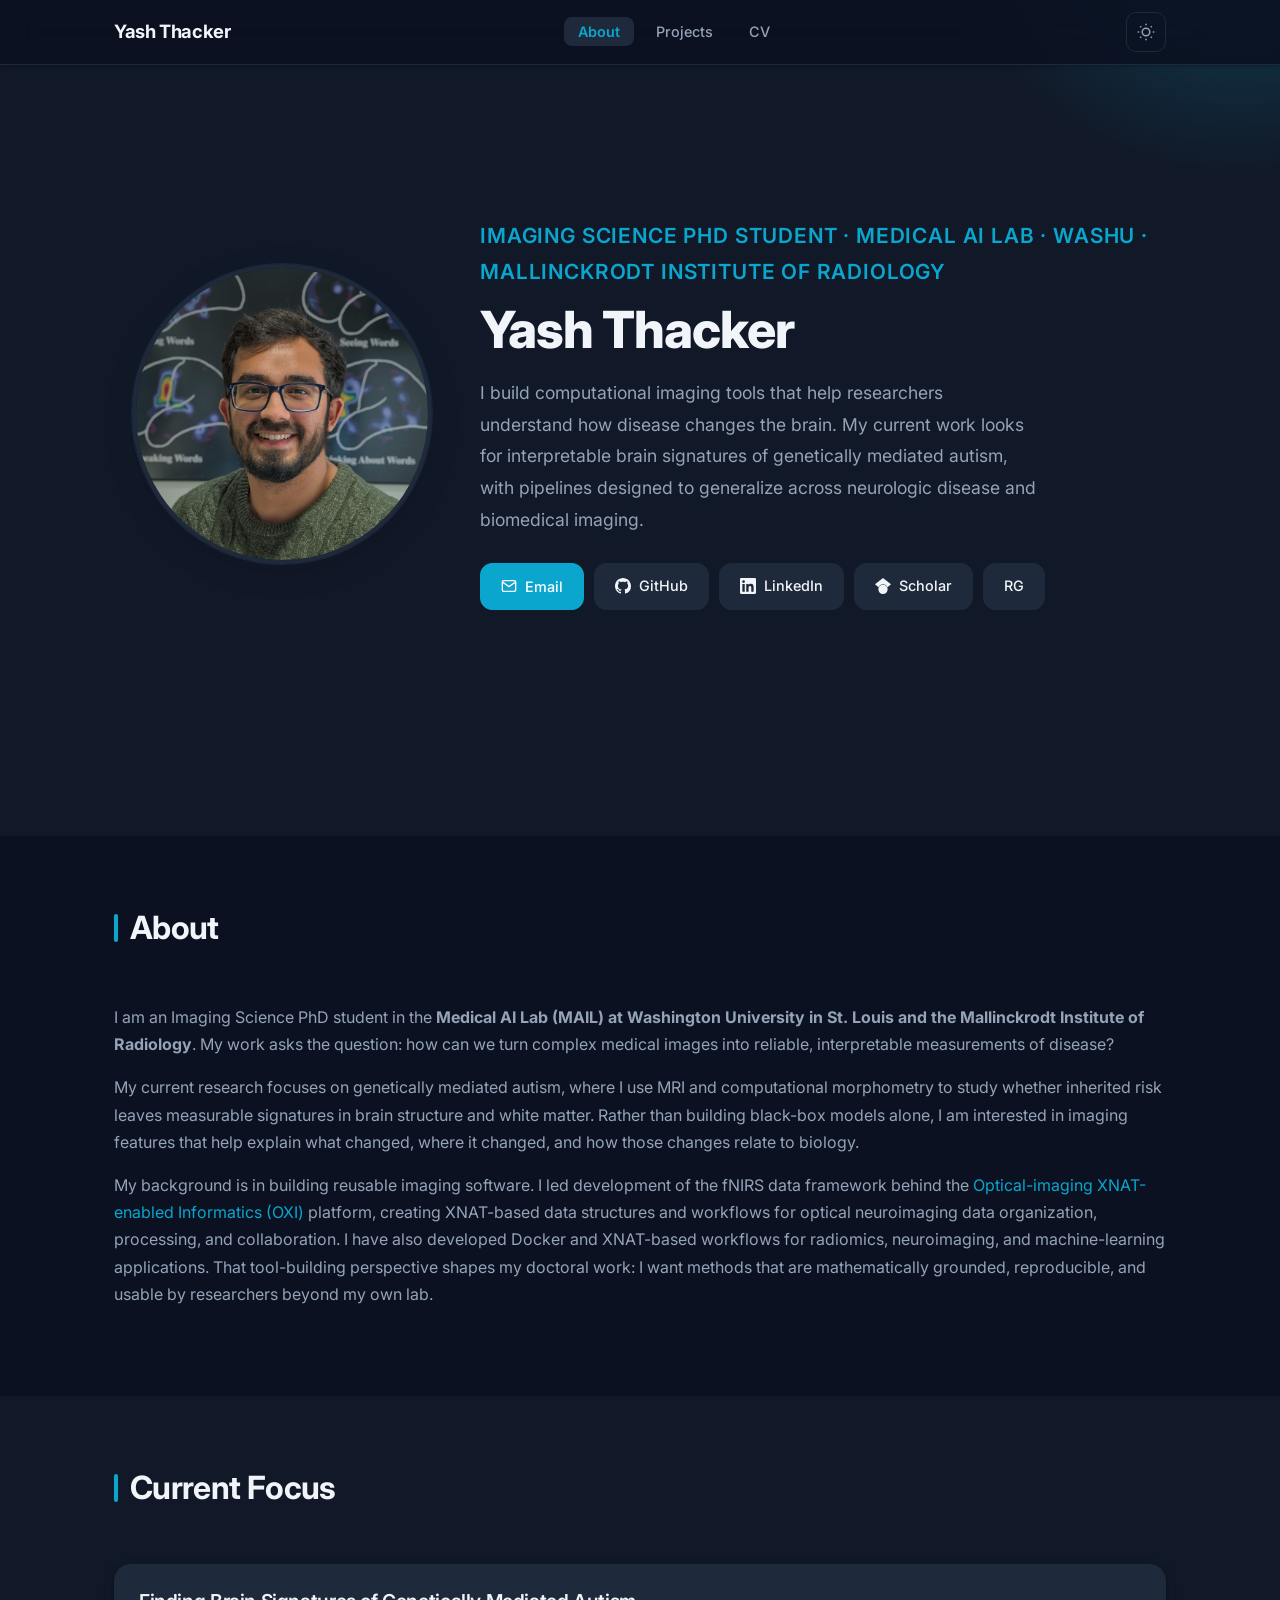
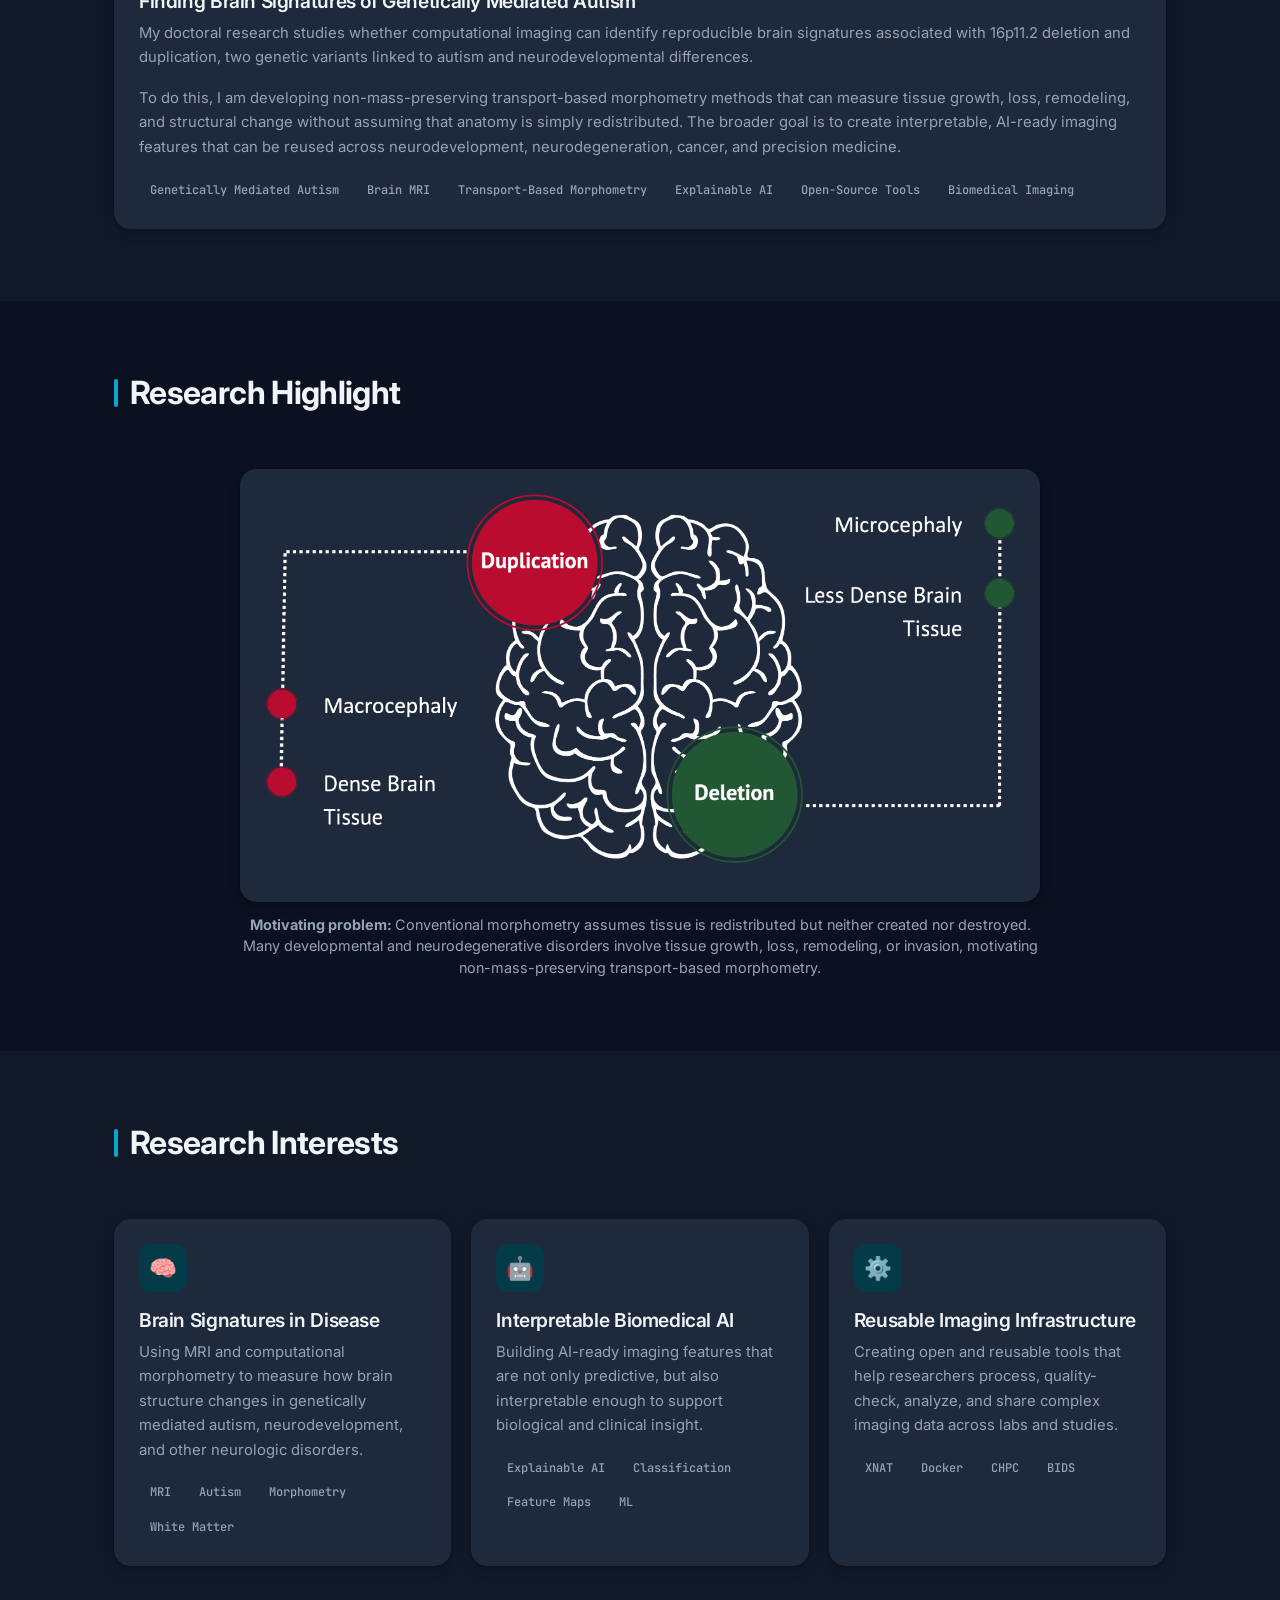
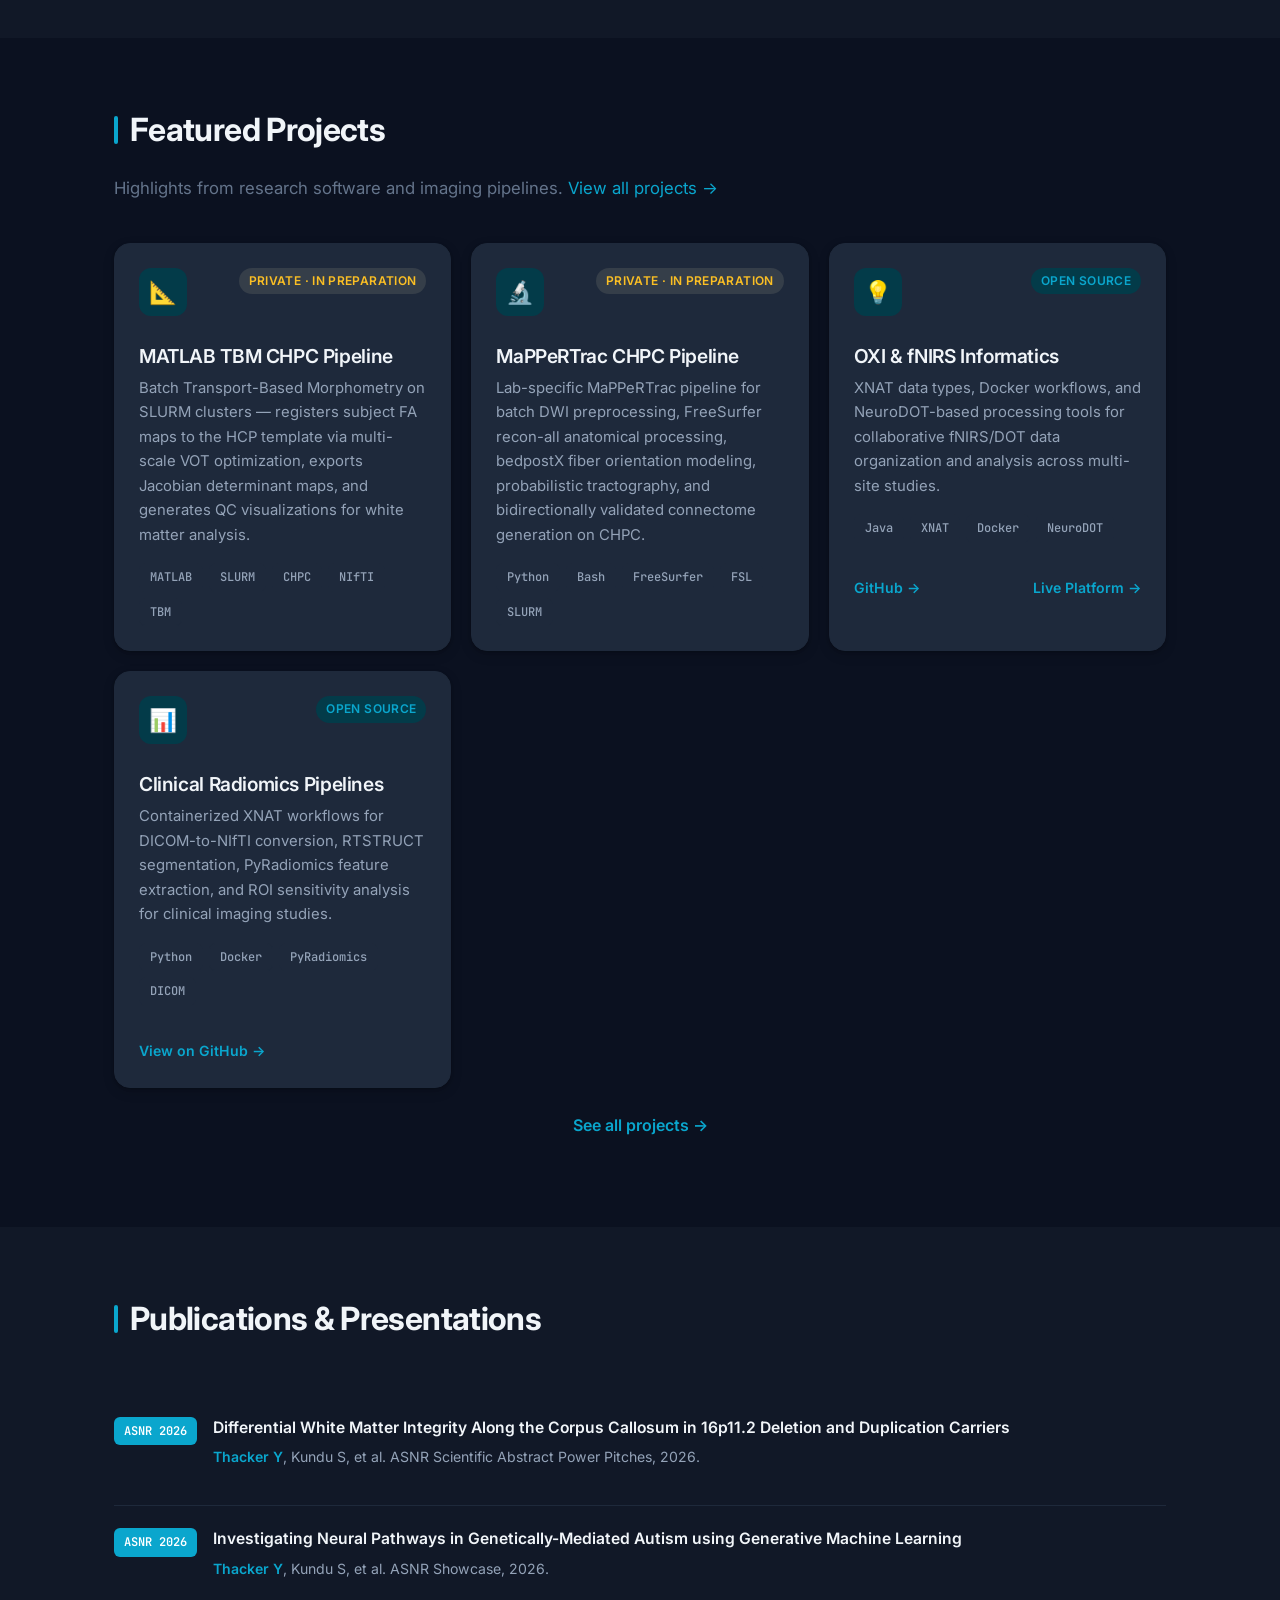
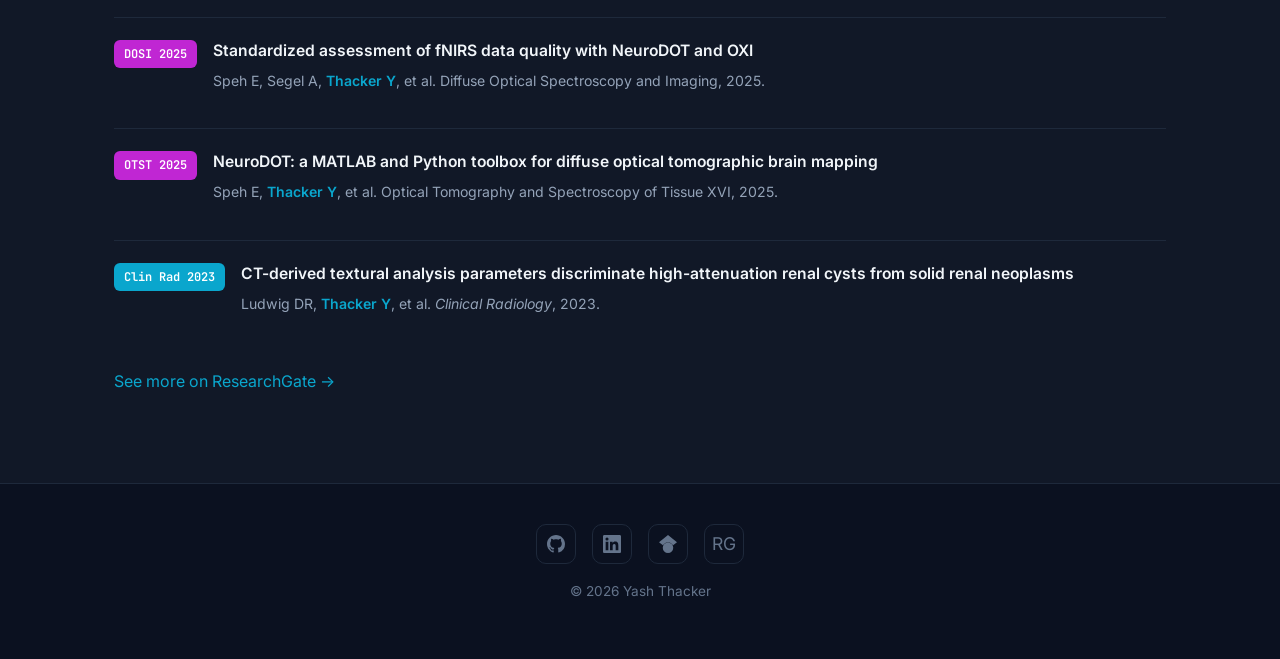
<file: index.html>
<!DOCTYPE html>
<html lang="en">

<head>
    <meta charset="UTF-8">
    <meta name="viewport" content="width=device-width, initial-scale=1.0">
    <title>Yash Thacker </title>
    <meta name="description" content="Yash Thacker is an Imaging Science PhD student at Washington University in St. Louis developing interpretable imaging tools to study brain signatures of genetically mediated autism and other neurologic diseases.">
    <link rel="stylesheet" href="style.css">
</head>

<body>
    <!-- Navigation -->
    <nav class="navbar" id="navbar">
        <div class="navbar__inner">
            <a href="index.html" class="navbar__brand">Yash Thacker</a>
            <button class="nav-toggle" id="navToggle" aria-label="Toggle navigation">
                <span></span><span></span><span></span>
            </button>
            <ul class="navbar__links" id="navLinks">
                <li><a href="index.html" class="active">About</a></li>
                <li><a href="projects.html">Projects</a></li>
                <li><a href="cv.html">CV</a></li>
            </ul>
            <button class="theme-toggle" id="themeToggle" aria-label="Toggle theme"></button>
        </div>
    </nav>

    <!-- Hero -->
    <section class="hero" id="hero">
        <div class="container">
            <div class="hero__grid">
                <img src="Yash Picture 2.jpeg" alt="Photo of Yash Thacker" class="hero__photo" width="200" height="200">
                <div>
                    <p class="hero__subtitle">Imaging Science PhD Student · Medical AI Lab · WashU · <br>
                        Mallinckrodt Institute of Radiology</p>
                    <h1 class="hero__title">Yash Thacker</h1>
                    <p class="hero__desc"> I build computational imaging tools that help researchers understand how disease changes the brain. My current work looks for interpretable brain signatures of genetically mediated autism, with pipelines designed to generalize across neurologic disease and biomedical imaging. </p>
                    <div class="hero__links">
                        <button class="btn--accent" id="emailBtn" aria-label="Contact via email">
                            <svg width="16" height="16" fill="none" stroke="currentColor" stroke-width="2"
                                viewBox="0 0 24 24">
                                <path d="M4 4h16c1.1 0 2 .9 2 2v12c0 1.1-.9 2-2 2H4c-1.1 0-2-.9-2-2V6c0-1.1.9-2 2-2z" />
                                <polyline points="22,6 12,13 2,6" />
                            </svg>
                            Email
                        </button>
                        <a href="https://github.com/ythackerCS" target="_blank" rel="noopener">
                            <svg width="16" height="16" fill="currentColor" viewBox="0 0 24 24">
                                <path
                                    d="M12 0C5.37 0 0 5.37 0 12c0 5.31 3.435 9.795 8.205 11.385.6.105.825-.255.825-.57 0-.285-.015-1.23-.015-2.235-3.015.555-3.795-.735-4.035-1.41-.135-.345-.72-1.41-1.23-1.695-.42-.225-1.02-.78-.015-.795.945-.015 1.62.87 1.845 1.23 1.08 1.815 2.805 1.305 3.495.99.105-.78.42-1.305.765-1.605-2.67-.3-5.46-1.335-5.46-5.925 0-1.305.465-2.385 1.23-3.225-.12-.3-.54-1.53.12-3.18 0 0 1.005-.315 3.3 1.23.96-.27 1.98-.405 3-.405s2.04.135 3 .405c2.295-1.56 3.3-1.23 3.3-1.23.66 1.65.24 2.88.12 3.18.765.84 1.23 1.905 1.23 3.225 0 4.605-2.805 5.625-5.475 5.925.435.375.81 1.095.81 2.22 0 1.605-.015 2.895-.015 3.3 0 .315.225.69.825.57A12.02 12.02 0 0024 12c0-6.63-5.37-12-12-12z" />
                            </svg>
                            GitHub
                        </a>
                        <a href="https://www.linkedin.com/in/ythacker" target="_blank" rel="noopener">
                            <svg width="16" height="16" fill="currentColor" viewBox="0 0 24 24">
                                <path
                                    d="M20.447 20.452h-3.554v-5.569c0-1.328-.027-3.037-1.852-3.037-1.853 0-2.136 1.445-2.136 2.939v5.667H9.351V9h3.414v1.561h.046c.477-.9 1.637-1.85 3.37-1.85 3.601 0 4.267 2.37 4.267 5.455v6.286zM5.337 7.433a2.062 2.062 0 01-2.063-2.065 2.064 2.064 0 112.063 2.065zm1.782 13.019H3.555V9h3.564v11.452zM22.225 0H1.771C.792 0 0 .774 0 1.729v20.542C0 23.227.792 24 1.771 24h20.451C23.2 24 24 23.227 24 22.271V1.729C24 .774 23.2 0 22.222 0h.003z" />
                            </svg>
                            LinkedIn
                        </a>
                        <a href="https://scholar.google.com/citations?user=93ExIxwAAAAJ&hl=en" target="_blank"
                            rel="noopener">
                            <svg width="16" height="16" fill="currentColor" viewBox="0 0 24 24">
                                <path
                                    d="M5.242 13.769L0 9.5 12 0l12 9.5-5.242 4.269C17.548 11.249 14.978 9.5 12 9.5c-2.977 0-5.548 1.748-6.758 4.269zM12 10a7 7 0 100 14 7 7 0 000-14z" />
                            </svg>
                            Scholar
                        </a>
                        <a href="https://www.researchgate.net/profile/Yash-Thacker" target="_blank"
                            rel="noopener">RG</a>
                    </div>
                </div>
            </div>
        </div>
    </section>

    <!-- About -->
    <section id="about">
        <div class="container">
            <div class="section-header fade-in">
                <h2>About</h2>
            </div>
            <div class="fade-in">
                <p>I am an Imaging Science PhD student in the <strong>Medical AI Lab (MAIL) at Washington University in St. Louis and the Mallinckrodt Institute of Radiology</strong>. My work asks the question: how can we turn complex medical images into reliable, interpretable measurements of disease?</p>

                <p>My current research focuses on genetically mediated autism, where I use MRI and computational morphometry to study whether inherited risk leaves measurable signatures in brain structure and white matter. Rather than building black-box models alone, I am interested in imaging features that help explain what changed, where it changed, and how those changes relate to biology.</p>

                <p>My background is in building reusable imaging software. I led development of the fNIRS data framework
                    behind the <a href="https://oxi.wustl.edu/" target="_blank" rel="noopener">Optical-imaging XNAT-enabled Informatics (OXI)</a> platform, creating XNAT-based data structures and workflows for optical neuroimaging data organization, processing, and collaboration. I have also developed Docker and XNAT-based workflows for radiomics, neuroimaging, and machine-learning applications. That tool-building perspective shapes my doctoral work: I want methods that are mathematically grounded,
                    reproducible, and usable by researchers beyond my own lab.</p>

                <!-- <p>I am an Imaging Science PhD student in the Medical AI Lab at Washington University in St. Louis, with research centered in computational imaging, radiology, and biomedical AI. My work focuses on building reusable computational tools that make complex medical images easier to analyze, interpret, and use across research settings.</p> -->

                <!-- <p>My background spans imaging informatics, radiomics, neuroimaging, and scalable software infrastructure. I led development of the fNIRS data framework behind the <a href="https://oxi.wustl.edu/" target="_blank" rel="noopener">Optical-imaging XNAT-enabled Informatics (OXI)</a> platform, where I built XNAT-based data structures and workflows to support functional near-infrared spectroscopy data organization, processing, and collaboration. I have also developed Docker- and XNAT-based imaging workflows for radiomics, neuroimaging, and machine-learning applications. That tool-building perspective continues to shape my doctoral work, where I am focused on developing interpretable imaging methods that are mathematically grounded, reproducible, and accessible to users without extensive computational backgrounds.</p> -->
            </div>
        </div>
    </section>

    <!-- Current Focus -->
    <section id="current-focus">
        <div class="container">
            <div class="section-header fade-in">
                <h2>Current Focus</h2>
            </div>
            <div class="card fade-in">
                <h3 class="card__title">Finding Brain Signatures of Genetically Mediated Autism</h3>

                <p class="card__desc">My doctoral research studies whether computational imaging can identify reproducible brain signatures associated with 16p11.2 deletion and duplication, two genetic variants linked to autism and neurodevelopmental differences.</p>

                <p class="card__desc">To do this, I am developing non-mass-preserving transport-based morphometry methods that can measure tissue growth, loss, remodeling, and structural change without assuming that anatomy is simply redistributed. The broader goal is to create interpretable, AI-ready imaging features that can be reused across neurodevelopment, neurodegeneration, cancer, and precision medicine.</p>

                <!-- <p class="card__desc">My doctoral research focuses on developing transport-based morphometry methods that can model anatomical change without assuming mass preservation. This is important for diseases involving tissue growth, loss, remodeling, degeneration, or invasion, where conventional morphometric assumptions may not fully capture the underlying biology.</p> -->

                <!-- <p class="card__desc">The goal is to produce interpretable imaging features and reusable computational tools for studying disease progression across neurodevelopment, neurodegeneration, cancer, and precision medicine.</p> -->

                <div class="pill-row">
                    <span class="pill">Genetically Mediated Autism</span>
                    <span class="pill">Brain MRI</span>
                    <span class="pill">Transport-Based Morphometry</span>
                    <span class="pill">Explainable AI</span>
                    <span class="pill">Open-Source Tools</span>
                    <!-- <span class="pill">Transport-Based Morphometry</span> -->
                    <!-- <span class="pill">Optimal Transport</span> -->
                    <!-- <span class="pill">Explainable AI</span> -->
                    <span class="pill">Biomedical Imaging</span>
                </div>
            </div>
        </div>
    </section>

    <!-- Research Highlight -->
    <section id="research-highlight">
        <div class="container">
            <div class="section-header fade-in">
                <h2>Research Highlight</h2>
            </div>

            <figure class="research-figure fade-in">
                <div id="current-focus-figure">
                    <img src="figures/16p11.2_traits_lightmode.png"
                        alt="Conceptual illustration of tissue growth and loss" class="theme-image theme-image-light">

                    <img src="figures/16p11.2_traits_darkmode.png"
                        alt="Conceptual illustration of tissue growth and loss" class="theme-image theme-image-dark">
                </div>
                <figcaption>
                    <strong> Motivating problem: </strong> Conventional morphometry assumes tissue is redistributed but neither created nor destroyed. Many developmental and neurodegenerative disorders involve tissue growth, loss, remodeling, or invasion, motivating non-mass-preserving transport-based morphometry.
                </figcaption>
            </figure>
        </div>
    </section>

    <!-- Research Interests -->
    <section id="research">
        <div class="container">
            <div class="section-header fade-in">
                <h2>Research Interests</h2>
            </div>
            <div class="grid-3">
                <div class="card fade-in fade-in-delay-1">
                    <div class="card__icon">🧠</div>
                    <h3 class="card__title">Brain Signatures in Disease</h3>
                    <p class="card__desc">Using MRI and computational morphometry to measure how brain structure changes in genetically mediated autism, neurodevelopment, and other neurologic disorders.</p>
                    <div class="pill-row">
                        <span class="pill">MRI</span><span class="pill">Autism</span><span
                            class="pill">Morphometry</span><span class="pill">White Matter</span>
                    </div>
                </div>

                <div class="card fade-in fade-in-delay-2">
                    <div class="card__icon">🤖</div>
                    <h3 class="card__title">Interpretable Biomedical AI</h3>
                    <p class="card__desc">Building AI-ready imaging features that are not only predictive, but also interpretable enough to support biological and clinical insight.</p>
                    <div class="pill-row">
                        <span class="pill">Explainable AI</span><span class="pill">Classification</span><span
                            class="pill">Feature Maps</span><span class="pill">ML</span>
                    </div>
                </div>

                <div class="card fade-in fade-in-delay-3">
                    <div class="card__icon">⚙️</div>
                    <h3 class="card__title">Reusable Imaging Infrastructure</h3>
                    <p class="card__desc">Creating open and reusable tools that help researchers process, quality-check, analyze, and share complex imaging data across labs and studies.</p>
                    <div class="pill-row">
                        <span class="pill">XNAT</span><span class="pill">Docker</span><span
                            class="pill">CHPC</span><span class="pill">BIDS</span>
                    </div>
                </div>
            </div>
        </div>
    </section>

    <!-- Featured Projects -->
    <section id="projects">
        <div class="container">
            <div class="section-header fade-in">
                <h2>Featured Projects</h2>
                <p class="section-subtitle">Highlights from research software and imaging pipelines. <a
                        href="projects.html">View all projects →</a></p>
            </div>
            <div class="grid-2">
                <!-- MATLAB TBM HPC -->
                <div class="card fade-in fade-in-delay-1">
                    <div style="display:flex;justify-content:space-between;align-items:start;margin-bottom:12px;">
                        <div class="card__icon">📐</div>
                        <span class="badge badge--private">Private · In Preparation</span>
                    </div>
                    <h3 class="card__title">MATLAB TBM CHPC Pipeline</h3>
                    <p class="card__desc">Batch Transport-Based Morphometry on SLURM clusters — registers subject FA maps to the HCP template via multi-scale VOT optimization, exports Jacobian determinant maps, and generates QC visualizations for white matter analysis.</p>
                    <div class="pill-row">
                        <span class="pill">MATLAB</span><span class="pill">SLURM</span><span
                            class="pill">CHPC</span><span class="pill">NIfTI</span><span class="pill">TBM</span>
                    </div>
                </div>
                <!-- MapperTrac CHPC -->
                <div class="card fade-in fade-in-delay-2">
                    <div style="display:flex;justify-content:space-between;align-items:start;margin-bottom:12px;">
                        <div class="card__icon">🔬</div>
                        <span class="badge badge--private">Private · In Preparation</span>
                    </div>
                    <h3 class="card__title">MaPPeRTrac CHPC Pipeline</h3>
                    <p class="card__desc">Lab-specific MaPPeRTrac pipeline for batch DWI preprocessing, FreeSurfer recon-all anatomical processing, bedpostX fiber orientation modeling, probabilistic tractography, and bidirectionally validated connectome generation on CHPC.</p>
                    <div class="pill-row">
                        <span class="pill">Python</span><span class="pill">Bash</span><span
                            class="pill">FreeSurfer</span><span class="pill">FSL</span><span class="pill">SLURM</span>
                    </div>
                </div>
                <!-- fNIRS/OXI -->
                <div class="card fade-in fade-in-delay-3">
                    <div style="display:flex;justify-content:space-between;align-items:start;margin-bottom:12px;">
                        <div class="card__icon">💡</div>
                        <span class="badge badge--public">Open Source</span>
                    </div>
                    <h3 class="card__title">OXI &amp; fNIRS Informatics</h3>
                    <p class="card__desc">XNAT data types, Docker workflows, and NeuroDOT-based processing tools for collaborative fNIRS/DOT data organization and analysis across multi-site studies.</p>
                    <div class="pill-row">
                        <span class="pill">Java</span><span class="pill">XNAT</span><span
                            class="pill">Docker</span><span class="pill">NeuroDOT</span>
                    </div>
                    <div class="card__footer" style="display: flex; gap: 15px;">
                        <a href="https://github.com/ythackerCS/fNIRSPluginXNAT" class="card__link" target="_blank"
                            rel="noopener">GitHub →</a>
                        <a href="https://oxi.wustl.edu/" class="card__link" target="_blank" rel="noopener"
                            style="color: var(--accent);">Live Platform →</a>
                    </div>
                </div>
                <!-- Radiomics -->
                <div class="card fade-in fade-in-delay-4">
                    <div style="display:flex;justify-content:space-between;align-items:start;margin-bottom:12px;">
                        <div class="card__icon">📊</div>
                        <span class="badge badge--public">Open Source</span>
                    </div>
                    <h3 class="card__title">Clinical Radiomics Pipelines</h3>
                    <p class="card__desc">Containerized XNAT workflows for DICOM-to-NIfTI conversion, RTSTRUCT segmentation, PyRadiomics feature extraction, and ROI sensitivity analysis for clinical imaging
                        studies.</p>
                    <div class="pill-row">
                        <span class="pill">Python</span><span class="pill">Docker</span><span
                            class="pill">PyRadiomics</span><span class="pill">DICOM</span>
                    </div>
                    <div class="card__footer">
                        <a href="https://github.com/ythackerCS/pyradiomics-Container" class="card__link" target="_blank"
                            rel="noopener">View on GitHub →</a>
                    </div>
                </div>
            </div>
            <p class="text-center mt-3"><a href="projects.html" style="font-weight:600;">See all projects →</a></p>
        </div>
    </section>

    <!-- Publications -->
    <section id="publications">
        <div class="container">
            <div class="section-header fade-in">
                <h2>Publications &amp; Presentations</h2>
            </div>
            <div class="fade-in">
                <div class="pub-item">
                    <span class="pub-venue">ASNR 2026</span>
                    <div>
                        <p class="pub-title">Differential White Matter Integrity Along the Corpus Callosum in 16p11.2 Deletion and Duplication Carriers</p>
                        <p class="pub-authors"><strong>Thacker Y</strong>, Kundu S, et al. ASNR Scientific Abstract Power Pitches, 2026.</p>
                    </div>
                </div>
                <div class="pub-item">
                    <span class="pub-venue">ASNR 2026</span>
                    <div>
                        <p class="pub-title">Investigating Neural Pathways in Genetically-Mediated Autism using Generative Machine Learning</p>
                        <p class="pub-authors"><strong>Thacker Y</strong>, Kundu S, et al. ASNR Showcase, 2026.</p>
                    </div>
                </div>
                <div class="pub-item">
                    <span class="pub-venue pub-venue--magenta">DOSI 2025</span>
                    <div>
                        <p class="pub-title">Standardized assessment of fNIRS data quality with NeuroDOT and OXI</p>
                        <p class="pub-authors">Speh E, Segel A, <strong>Thacker Y</strong>, et al. Diffuse Optical Spectroscopy and Imaging, 2025.</p>
                    </div>
                </div>
                <div class="pub-item">
                    <span class="pub-venue pub-venue--magenta">OTST 2025</span>
                    <div>
                        <p class="pub-title">NeuroDOT: a MATLAB and Python toolbox for diffuse optical tomographic brain mapping</p>
                        <p class="pub-authors">Speh E, <strong>Thacker Y</strong>, et al. Optical Tomography and Spectroscopy of Tissue XVI, 2025.</p>
                    </div>
                </div>
                <div class="pub-item">
                    <span class="pub-venue">Clin Rad 2023</span>
                    <div>
                        <p class="pub-title">CT-derived textural analysis parameters discriminate high-attenuation renal cysts from solid renal neoplasms</p>
                        <p class="pub-authors">Ludwig DR, <strong>Thacker Y</strong>, et al. <em>Clinical
                                Radiology</em>, 2023.</p>
                    </div>
                </div>
            </div>
            <p class="mt-2"><a href="https://www.researchgate.net/profile/Yash-Thacker" target="_blank"
                    rel="noopener">See more on ResearchGate →</a></p>
        </div>
    </section>

    <!-- Footer -->
    <footer class="footer">
        <div class="container">
            <div class="footer__socials">
                <a href="https://github.com/ythackerCS" target="_blank" rel="noopener" aria-label="GitHub">
                    <svg width="18" height="18" fill="currentColor" viewBox="0 0 24 24">
                        <path
                            d="M12 0C5.37 0 0 5.37 0 12c0 5.31 3.435 9.795 8.205 11.385.6.105.825-.255.825-.57 0-.285-.015-1.23-.015-2.235-3.015.555-3.795-.735-4.035-1.41-.135-.345-.72-1.41-1.23-1.695-.42-.225-1.02-.78-.015-.795.945-.015 1.62.87 1.845 1.23 1.08 1.815 2.805 1.305 3.495.99.105-.78.42-1.305.765-1.605-2.67-.3-5.46-1.335-5.46-5.925 0-1.305.465-2.385 1.23-3.225-.12-.3-.54-1.53.12-3.18 0 0 1.005-.315 3.3 1.23.96-.27 1.98-.405 3-.405s2.04.135 3 .405c2.295-1.56 3.3-1.23 3.3-1.23.66 1.65.24 2.88.12 3.18.765.84 1.23 1.905 1.23 3.225 0 4.605-2.805 5.625-5.475 5.925.435.375.81 1.095.81 2.22 0 1.605-.015 2.895-.015 3.3 0 .315.225.69.825.57A12.02 12.02 0 0024 12c0-6.63-5.37-12-12-12z" />
                    </svg>
                </a>
                <a href="https://www.linkedin.com/in/ythacker" target="_blank" rel="noopener" aria-label="LinkedIn">
                    <svg width="18" height="18" fill="currentColor" viewBox="0 0 24 24">
                        <path
                            d="M20.447 20.452h-3.554v-5.569c0-1.328-.027-3.037-1.852-3.037-1.853 0-2.136 1.445-2.136 2.939v5.667H9.351V9h3.414v1.561h.046c.477-.9 1.637-1.85 3.37-1.85 3.601 0 4.267 2.37 4.267 5.455v6.286zM5.337 7.433a2.062 2.062 0 01-2.063-2.065 2.064 2.064 0 112.063 2.065zm1.782 13.019H3.555V9h3.564v11.452zM22.225 0H1.771C.792 0 0 .774 0 1.729v20.542C0 23.227.792 24 1.771 24h20.451C23.2 24 24 23.227 24 22.271V1.729C24 .774 23.2 0 22.222 0h.003z" />
                    </svg>
                </a>
                <a href="https://scholar.google.com/citations?user=93ExIxwAAAAJ&hl=en" target="_blank" rel="noopener"
                    aria-label="Google Scholar">
                    <svg width="18" height="18" fill="currentColor" viewBox="0 0 24 24">
                        <path
                            d="M5.242 13.769L0 9.5 12 0l12 9.5-5.242 4.269C17.548 11.249 14.978 9.5 12 9.5c-2.977 0-5.548 1.748-6.758 4.269zM12 10a7 7 0 100 14 7 7 0 000-14z" />
                    </svg>
                </a>
                <a href="https://www.researchgate.net/profile/Yash-Thacker" target="_blank" rel="noopener"
                    aria-label="ResearchGate">RG</a>
            </div>
            <p class="footer__text">© 2026 Yash Thacker</p>
        </div>
    </footer>

    <script>
        // ---- Email obfuscation ----
        document.getElementById('emailBtn').addEventListener('click', function () {
            // Obfuscated to avoid bot scraping
            const p1 = [119, 117, 115, 116, 108, 46, 101, 100, 117];
            const p2 = [121, 116, 104, 97, 99, 107, 101, 114];
            const a = String.fromCharCode(...p2) + String.fromCharCode(64) + String.fromCharCode(...p1);
            window.location.href = String.fromCharCode(109, 97, 105, 108, 116, 111, 58) + a;
        });

        // ---- Theme toggle ----
        const themeToggle = document.getElementById('themeToggle');
        const html = document.documentElement;
        const moonIcon = `<svg width="18" height="18" fill="none" stroke="currentColor" stroke-width="2" viewBox="0 0 24 24"><path d="M21 12.79A9 9 0 1111.21 3 7 7 0 0021 12.79z"></path></svg>`;
        const sunIcon = `<svg width="18" height="18" fill="none" stroke="currentColor" stroke-width="2" viewBox="0 0 24 24"><circle cx="12" cy="12" r="5"></circle><line x1="12" y1="1" x2="12" y2="3"></line><line x1="12" y1="21" x2="12" y2="23"></line><line x1="4.22" y1="4.22" x2="5.64" y2="5.64"></line><line x1="18.36" y1="18.36" x2="19.78" y2="19.78"></line><line x1="1" y1="12" x2="3" y2="12"></line><line x1="21" y1="12" x2="23" y2="12"></line><line x1="4.22" y1="19.78" x2="5.64" y2="18.36"></line><line x1="18.36" y1="5.64" x2="19.78" y2="4.22"></line></svg>`;
        let savedTheme = localStorage.getItem('theme');
        if (!savedTheme) { savedTheme = 'dark'; localStorage.setItem('theme', 'dark'); }
        if (savedTheme === 'dark') { html.setAttribute('data-theme', 'dark'); themeToggle.innerHTML = sunIcon; }
        else { themeToggle.innerHTML = moonIcon; }
        themeToggle.addEventListener('click', () => {
            const isDark = html.getAttribute('data-theme') === 'dark';
            if (isDark) { html.removeAttribute('data-theme'); localStorage.setItem('theme', 'light'); themeToggle.innerHTML = moonIcon; }
            else { html.setAttribute('data-theme', 'dark'); localStorage.setItem('theme', 'dark'); themeToggle.innerHTML = sunIcon; }
        });

        // ---- Mobile nav ----
        document.getElementById('navToggle').addEventListener('click', () => {
            document.getElementById('navLinks').classList.toggle('open');
        });

        // ---- Scroll fade-in ----
        const observer = new IntersectionObserver((entries) => {
            entries.forEach(e => { if (e.isIntersecting) { e.target.classList.add('visible'); } });
        }, { threshold: 0.1 });
        document.querySelectorAll('.fade-in').forEach(el => observer.observe(el));
    </script>
</body>

</html>
</file>
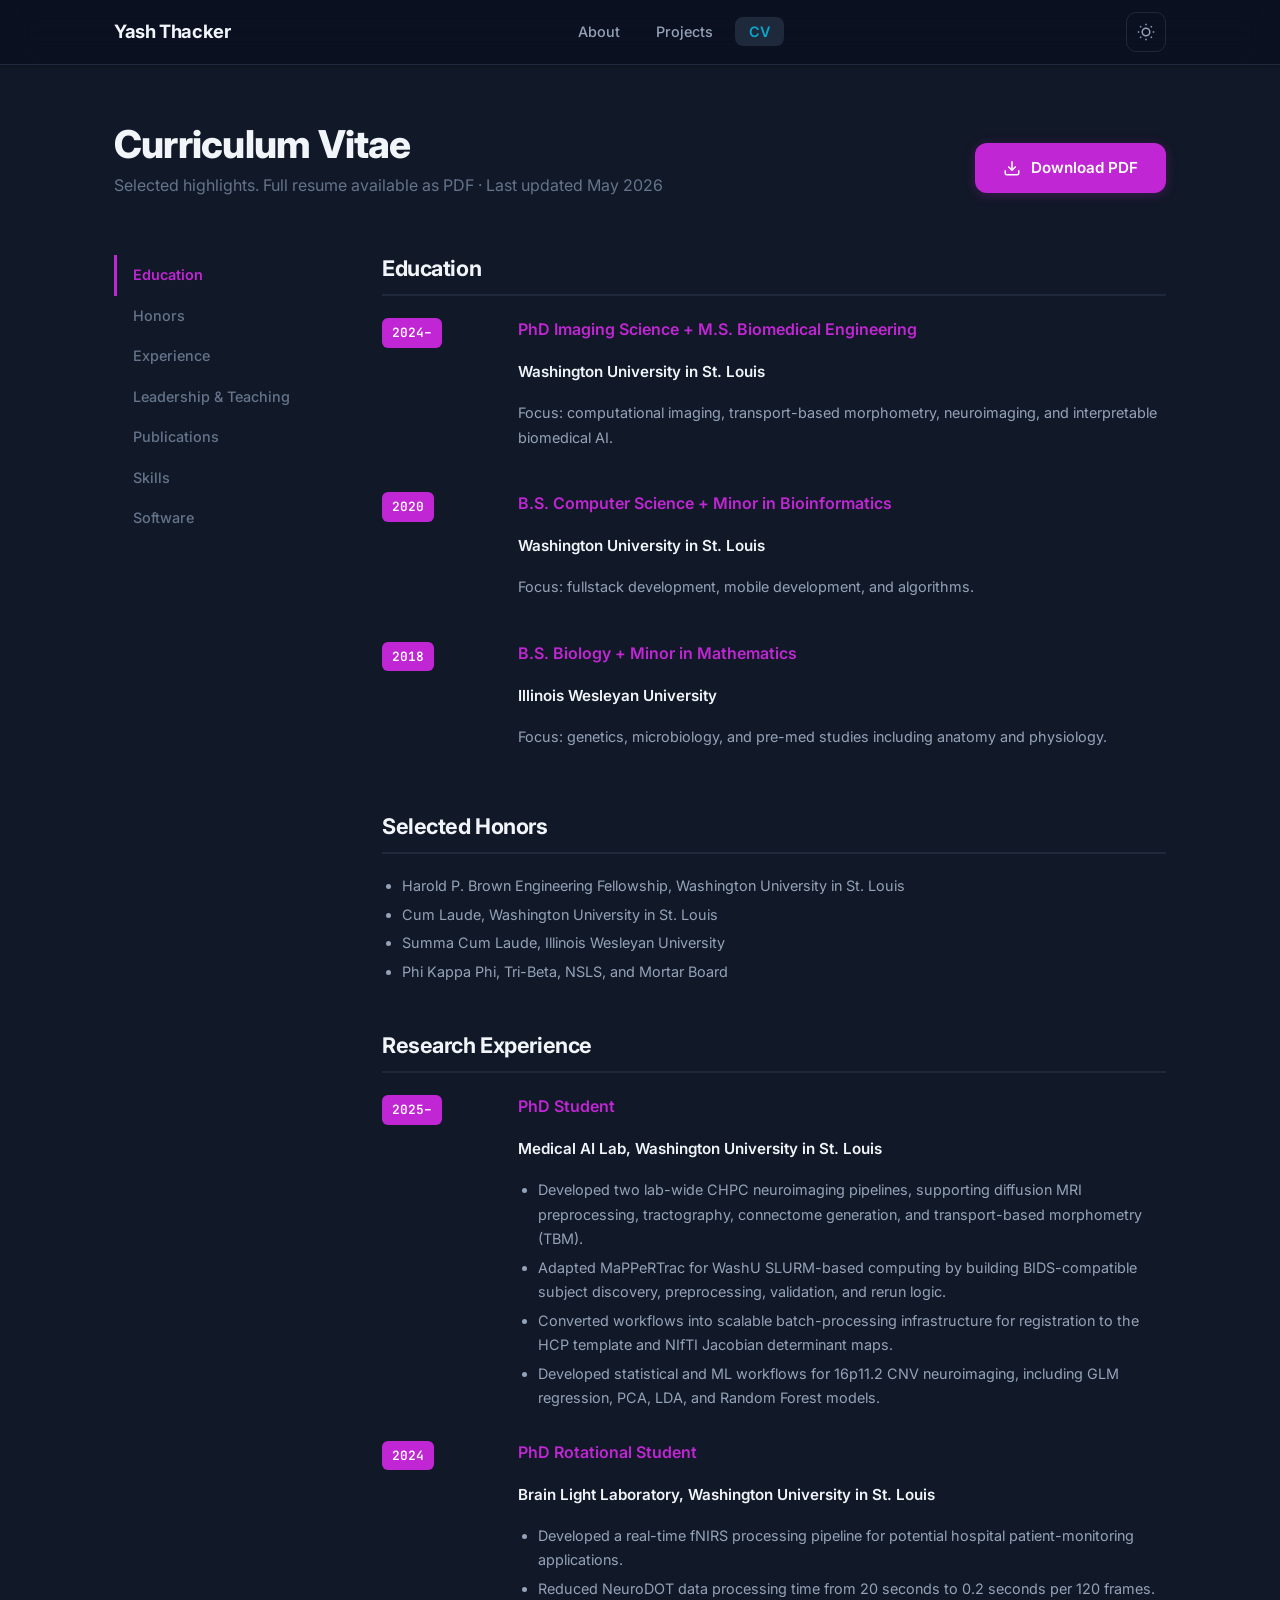
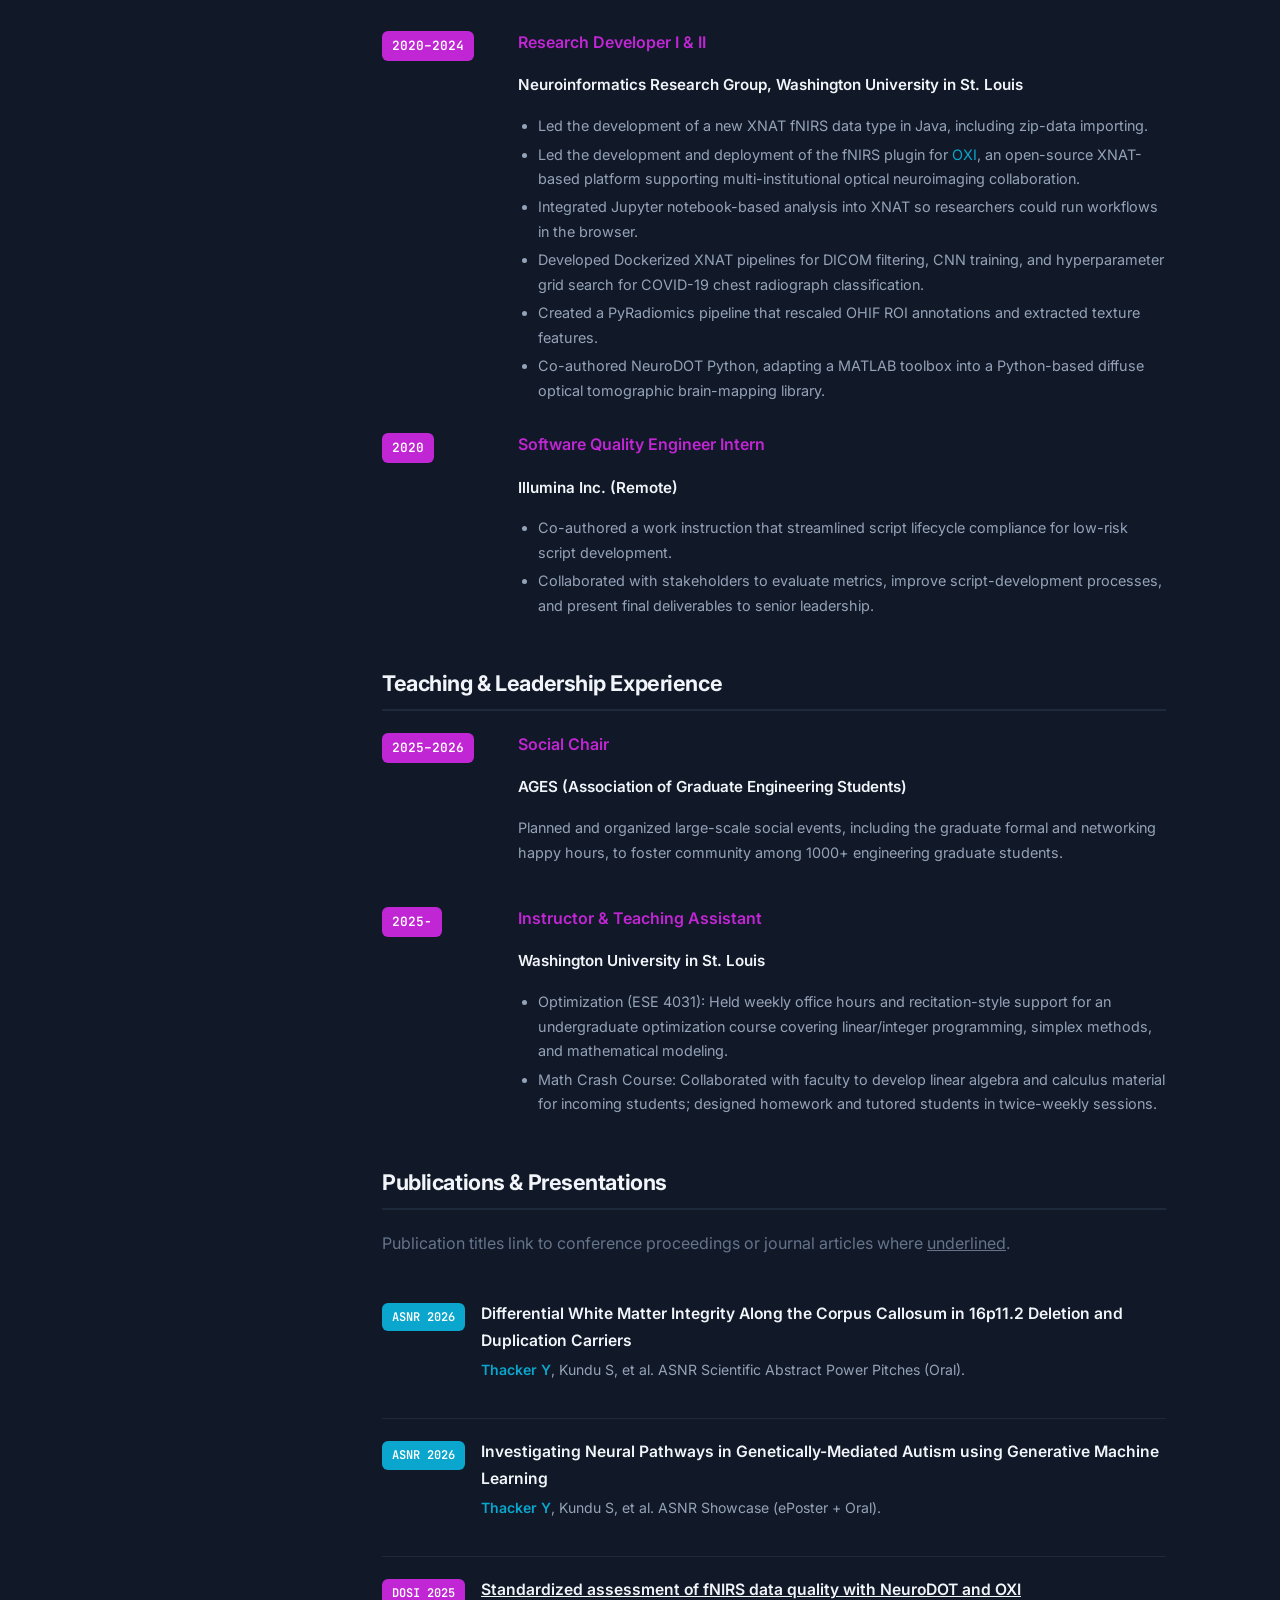
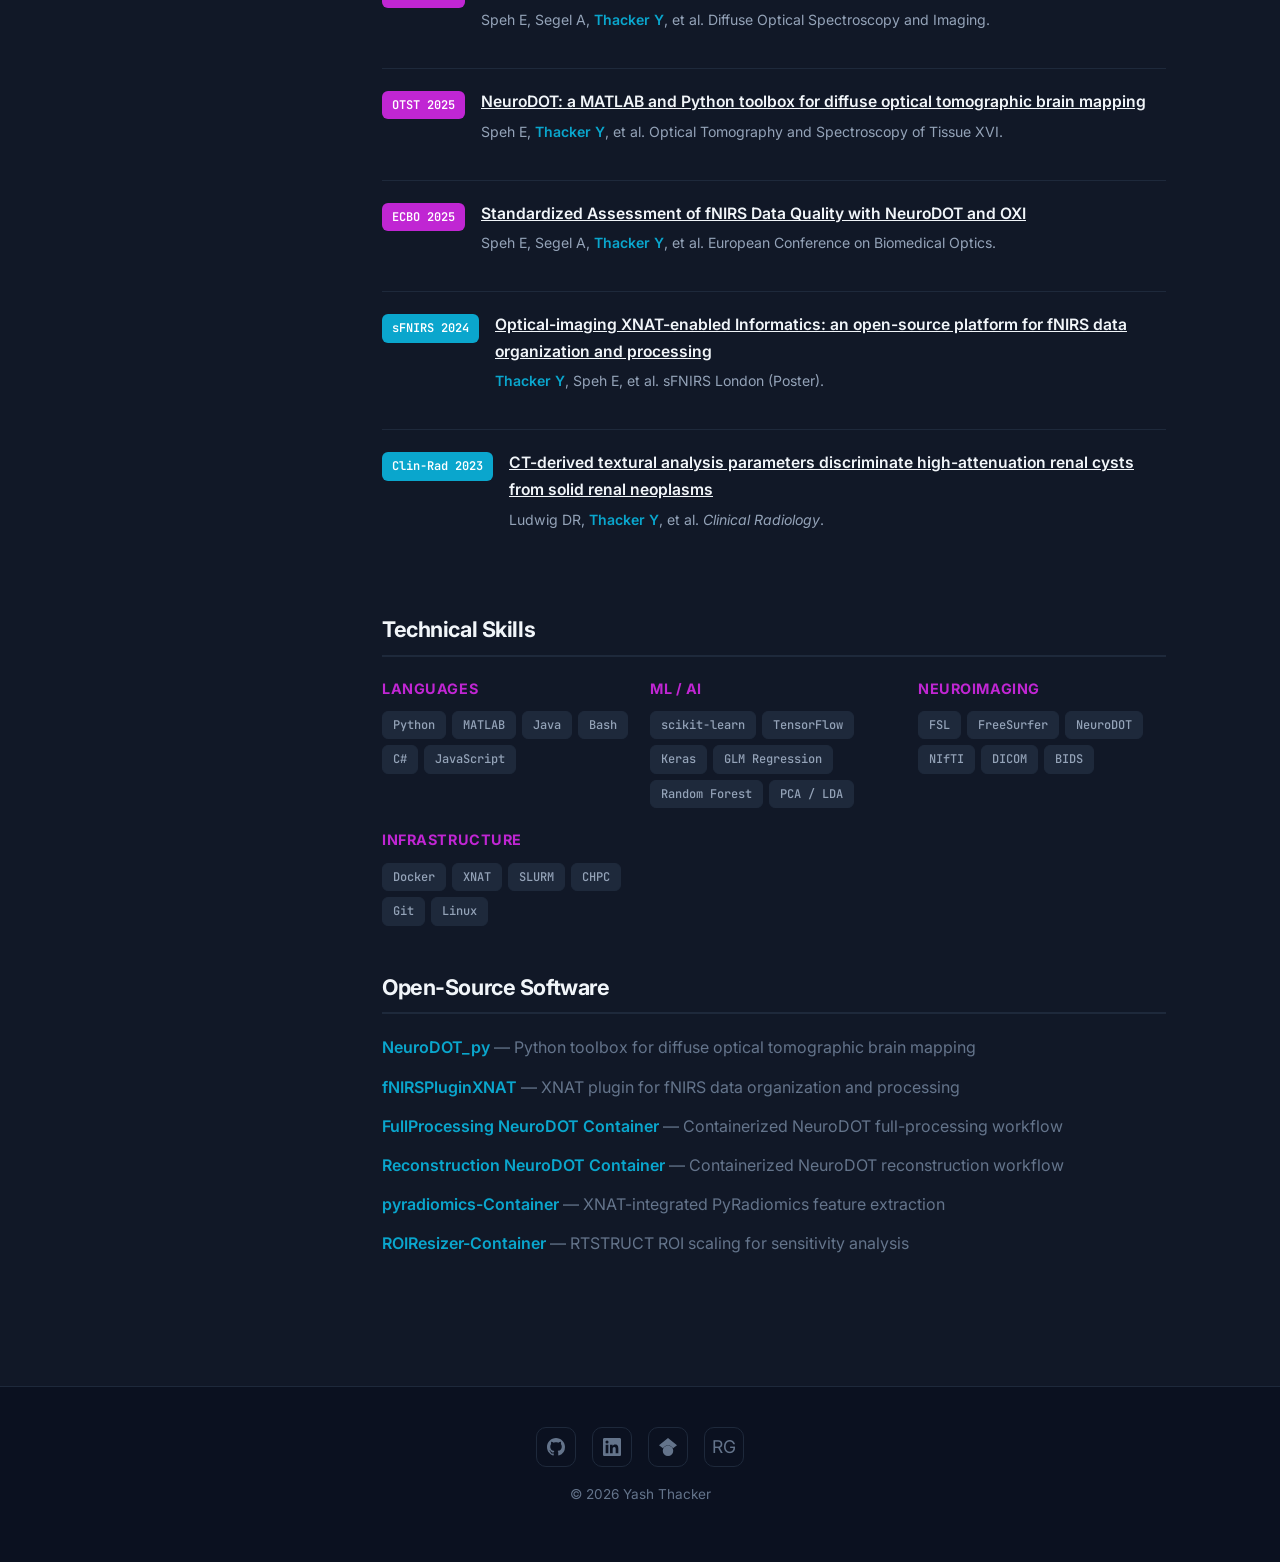
<file: cv.html>
<!DOCTYPE html>
<html lang="en">

<head>
    <meta charset="UTF-8">
    <meta name="viewport" content="width=device-width, initial-scale=1.0">
    <title>CV — Yash Thacker</title>
    <meta name="description"
        content="Curriculum vitae of Yash Thacker — Imaging Science PhD student at Washington University in St. Louis.">
    <link rel="stylesheet" href="style.css">
</head>

<body>
    <nav class="navbar">
        <div class="navbar__inner">
            <a href="index.html" class="navbar__brand">Yash Thacker</a>
            <button class="nav-toggle" id="navToggle"
                aria-label="Toggle navigation"><span></span><span></span><span></span></button>
            <ul class="navbar__links" id="navLinks">
                <li><a href="index.html">About</a></li>
                <li><a href="projects.html">Projects</a></li>
                <li><a href="cv.html" class="active">CV</a></li>
            </ul>
            <button class="theme-toggle" id="themeToggle" aria-label="Toggle theme"></button>
        </div>
    </nav>

    <section style="padding-top:120px;padding-bottom:80px;">
        <div class="container">
            <div style="display:flex;justify-content:space-between;align-items:center;flex-wrap:wrap;gap:16px;margin-bottom:40px;"
                class="fade-in">
                <div>
                    <h1 style="font-size:clamp(1.8rem,4vw,2.4rem);margin-bottom:4px;">Curriculum Vitae</h1>
                    <p class="text-muted">Selected highlights. Full resume available as PDF · Last updated May 2026</p>
                </div>
                <a href="Yash_Thacker_Resume.pdf" download class="cv-download">
                    <svg width="18" height="18" fill="none" stroke="currentColor" stroke-width="2" viewBox="0 0 24 24">
                        <path d="M21 15v4a2 2 0 01-2 2H5a2 2 0 01-2-2v-4" />
                        <polyline points="7 10 12 15 17 10" />
                        <line x1="12" y1="15" x2="12" y2="3" />
                    </svg>
                    Download PDF
                </a>
            </div>

            <div class="cv-layout">
                <!-- Sidebar -->
                <nav class="cv-sidebar" id="cvSidebar">
                    <a href="#education" class="cv-sidebar__link active">Education</a>
                    <a href="#honors" class="cv-sidebar__link">Honors</a>
                    <a href="#experience" class="cv-sidebar__link">Experience</a>
                    <a href="#leadership" class="cv-sidebar__link">Leadership &amp; Teaching</a>
                    <a href="#publications-cv" class="cv-sidebar__link">Publications</a>
                    <a href="#skills" class="cv-sidebar__link">Skills</a>
                    <a href="#software-cv" class="cv-sidebar__link">Software</a>
                </nav>

                <!-- Main Content -->
                <div>
                    <!-- Education -->
                    <div class="cv-section fade-in" id="education">
                        <h2 class="cv-section__title">Education</h2>
                        <div class="cv-entry">
                            <span class="cv-date">2024–</span>
                            <div>
                                <p class="cv-role">PhD Imaging Science + M.S. Biomedical Engineering</p>
                                <p class="cv-org">Washington University in St. Louis</p>
                                <div class="cv-detail">
                                    <p>Focus: computational imaging, transport-based morphometry, neuroimaging, and interpretable biomedical AI.</p>
                                </div>
                            </div>
                        </div>
                        <div class="cv-entry">
                            <span class="cv-date">2020</span>
                            <div>
                                <p class="cv-role">B.S. Computer Science + Minor in Bioinformatics</p>
                                <p class="cv-org">Washington University in St. Louis</p>
                                <div class="cv-detail">
                                    <p>Focus: fullstack development, mobile development, and algorithms. </p>
                                </div>
                            </div>
                        </div>
                        <div class="cv-entry">
                            <span class="cv-date">2018</span>
                            <div>
                                <p class="cv-role">B.S. Biology + Minor in Mathematics</p>
                                <p class="cv-org">Illinois Wesleyan University</p>
                                <div class="cv-detail">
                                    <p>Focus: genetics, microbiology, and pre-med studies including anatomy and physiology. 
                                    </p>
                                </div>
                            </div>
                        </div>
                    </div>

                    <!-- Honors -->
                    <div class="cv-section fade-in" id="honors">
                        <h2 class="cv-section__title">Selected Honors</h2>
                        <div class="cv-detail">
                            <ul>
                                <li>Harold P. Brown Engineering Fellowship, Washington University in St. Louis</li>
                                <li>Cum Laude, Washington University in St. Louis</li>
                                <li>Summa Cum Laude, Illinois Wesleyan University</li>
                                <li>Phi Kappa Phi, Tri-Beta, NSLS, and Mortar Board</li>
                            </ul>
                        </div>
                    </div>

                    <!-- Experience -->
                    <div class="cv-section fade-in" id="experience">
                        <h2 class="cv-section__title">Research Experience</h2>
                        <div class="cv-entry">
                            <span class="cv-date">2025–</span>
                            <div>
                                <p class="cv-role">PhD Student</p>
                                <p class="cv-org">Medical AI Lab, Washington University in St. Louis</p>
                                <div class="cv-detail">
                                    <ul>
                                        <li>Developed two lab-wide CHPC neuroimaging pipelines, supporting
                                            diffusion MRI preprocessing, tractography, connectome
                                            generation, and transport-based morphometry (TBM).
                                        </li>
                                        <li>Adapted MaPPeRTrac for WashU SLURM-based computing by building
                                            BIDS-compatible subject discovery, preprocessing, validation, and rerun
                                            logic.</li>
                                        <li>Converted workflows into scalable batch-processing infrastructure for
                                            registration to the HCP template and NIfTI Jacobian determinant maps.
                                        </li>
                                        <li>Developed statistical and ML workflows for 16p11.2 CNV
                                            neuroimaging, including GLM regression,
                                            PCA, LDA, and Random
                                            Forest models.
                                        </li>
                                    </ul>
                                </div>
                            </div>
                        </div>
                        <div class="cv-entry">
                            <span class="cv-date">2024</span>
                            <div>
                                <p class="cv-role">PhD Rotational Student</p>
                                <p class="cv-org">Brain Light Laboratory, Washington University in St. Louis</p>
                                <div class="cv-detail">
                                    <ul>
                                        <li>Developed a real-time fNIRS processing pipeline for
                                            potential hospital patient-monitoring applications.</li>
                                        <li>Reduced NeuroDOT data processing time from 20 seconds to
                                            0.2 seconds per 120 frames.</li>
                                    </ul>
                                </div>
                            </div>
                        </div>
                        <div class="cv-entry">
                            <span class="cv-date">2020–2024</span>
                            <div>
                                <p class="cv-role">Research Developer I &amp; II</p>
                                <p class="cv-org">Neuroinformatics Research Group, Washington University in St. Louis
                                </p>
                                <div class="cv-detail">
                                    <ul>
                                        <li>Led the development of a new XNAT fNIRS data type in
                                            Java, including zip-data importing.
                                        </li>
                                        <li>Led the development and deployment of the fNIRS plugin for  <a href="https://oxi.wustl.edu/" target="_blank" rel="noopener">OXI</a>, an open-source XNAT-based platform supporting multi-institutional optical neuroimaging collaboration.</li>
                                        <li>Integrated Jupyter notebook-based analysis into XNAT so
                                            researchers could run workflows in the browser.</li>
                                        <li>Developed Dockerized XNAT pipelines for
                                            DICOM filtering, CNN training, and hyperparameter grid
                                            search for COVID-19 chest radiograph classification.
                                        </li>
                                        <li>Created a PyRadiomics pipeline that rescaled OHIF ROI
                                            annotations and extracted texture features.</li>
                                        <li>Co-authored NeuroDOT Python, adapting a MATLAB toolbox into a Python-based diffuse optical tomographic brain-mapping library.
                                        </li>
                                    </ul>
                                </div>
                            </div>
                        </div>
                        <div class="cv-entry">
                            <span class="cv-date">2020</span>
                            <div>
                                <p class="cv-role">Software Quality Engineer Intern</p>
                                <p class="cv-org">Illumina Inc. (Remote)</p>
                                <div class="cv-detail">
                                    <ul>
                                        <li>Co-authored a work instruction that streamlined script lifecycle compliance for low-risk script development.</li>
                                        <li>Collaborated with stakeholders to evaluate metrics, improve script-development processes, and present final deliverables to senior leadership.</li>
                                    </ul>
                                </div>
                            </div>
                        </div>
                    </div>

                    <!-- Leadership & Teaching -->
                    <div class="cv-section fade-in" id="leadership">
                        <h2 class="cv-section__title">Teaching &amp; Leadership Experience</h2>
                        <div class="cv-entry">
                            <span class="cv-date">2025–2026</span>
                            <div>
                                <p class="cv-role">Social Chair</p>
                                <p class="cv-org">AGES (Association of Graduate Engineering Students)</p>
                                <div class="cv-detail">
                                    <p>Planned and organized large-scale social events, including the graduate formal and networking happy hours, to foster community among 1000+ engineering graduate students.</p>
                                </div>
                            </div>
                        </div>
                        <div class="cv-entry">
                            <span class="cv-date">2025-</span>
                            <div>
                                <p class="cv-role">Instructor &amp; Teaching Assistant</p>
                                <p class="cv-org">Washington University in St. Louis</p>
                                <div class="cv-detail">
                                    <ul>
                                        <li>Optimization (ESE 4031): Held weekly office hours and
                                            recitation-style support for an undergraduate optimization course covering linear/integer programming, simplex methods, and mathematical modeling.</li>
                                        <li>Math Crash Course: Collaborated with faculty to develop
                                            linear algebra and calculus material for incoming students; designed homework and tutored students in twice-weekly sessions.</li>
                                    </ul>
                                </div>
                            </div>
                        </div>
                    </div>

                   <!-- Publications -->
                    <div class="cv-section fade-in" id="publications-cv">
                        <h2 class="cv-section__title">Publications &amp; Presentations</h2>
                        <p class="text-muted" style="margin-bottom:24px;">
                            Publication titles link to conference proceedings or journal articles where <u>underlined</u>.
                        </p>

                        <div class="pub-item">
                            <span class="pub-venue">ASNR 2026</span>
                            <div>
                                <p class="pub-title">Differential White Matter Integrity Along the Corpus Callosum in 16p11.2 Deletion and Duplication Carriers</p>
                                <p class="pub-authors"><strong>Thacker Y</strong>, Kundu S, et al. ASNR Scientific Abstract Power Pitches (Oral).</p>
                            </div>
                        </div>

                        <div class="pub-item">
                            <span class="pub-venue">ASNR 2026</span>
                            <div>
                                <p class="pub-title">Investigating Neural Pathways in Genetically-Mediated Autism using Generative Machine Learning</p>
                                <p class="pub-authors"><strong>Thacker Y</strong>, Kundu S, et al. ASNR Showcase (ePoster + Oral).</p>
                            </div>
                        </div>

                        <div class="pub-item">
                            <span class="pub-venue pub-venue--magenta">DOSI 2025</span>
                            <div>
                                <p class="pub-title"><a href="https://www.spiedigitallibrary.org/conference-proceedings-of-spie/13935/3098415/Standardized-assessment-of-fNIRS-data-quality-with-NeuroDOT-and-OXI/10.1117/12.3098415.full" target="_blank" rel="noopener">Standardized assessment of fNIRS data quality with NeuroDOT and OXI</a></p>
                                <p class="pub-authors">Speh E, Segel A, <strong>Thacker Y</strong>, et al. Diffuse Optical Spectroscopy and Imaging.</p>
                            </div>
                        </div>

                        <div class="pub-item">
                            <span class="pub-venue pub-venue--magenta">OTST 2025</span>
                            <div>
                                <p class="pub-title"><a href="https://www.spiedigitallibrary.org/conference-proceedings-of-spie/13314/1331413/NeuroDOT--a-Matlab-and-Python-toolbox-for-diffuse-optical/10.1117/12.3040072.full" target="_blank" rel="noopener">NeuroDOT: a MATLAB and Python toolbox for diffuse optical tomographic brain mapping</a></p>
                                <p class="pub-authors">Speh E, <strong>Thacker Y</strong>, et al. Optical Tomography and Spectroscopy of Tissue XVI.</p>
                            </div>
                        </div>

                        <div class="pub-item">
                            <span class="pub-venue pub-venue--magenta">ECBO 2025</span>
                            <div>
                                <p class="pub-title"><a href="https://opg.optica.org/abstract.cfm?URI=ECBO-2025-W1B.2" target="_blank" rel="noopener">Standardized Assessment of fNIRS Data Quality with NeuroDOT and OXI</a></p>
                                <p class="pub-authors">Speh E, Segel A, <strong>Thacker Y</strong>, et al. European Conference on Biomedical Optics.</p>
                            </div>
                        </div>

                        <div class="pub-item">
                            <span class="pub-venue">sFNIRS 2024</span>
                            <div>
                                <p class="pub-title"><a href="https://www.researchgate.net/publication/391270957_sfNIRS_poster_240821_v3_YT" target="_blank" rel="noopener">Optical-imaging XNAT-enabled Informatics: an open-source platform for fNIRS data organization and processing</a></p>
                                <p class="pub-authors"><strong>Thacker Y</strong>, Speh E, et al. sFNIRS London (Poster).</p>
                            </div>
                        </div>

                        <div class="pub-item">
                            <span class="pub-venue">Clin-Rad 2023</span>
                            <div>
                                <p class="pub-title"><a href="https://pubmed.ncbi.nlm.nih.gov/37586966/" target="_blank" rel="noopener">CT-derived textural analysis parameters discriminate high-attenuation renal cysts from solid renal neoplasms</a></p>
                                <p class="pub-authors">Ludwig DR, <strong>Thacker Y</strong>, et al. <em>Clinical Radiology</em>.</p>
                            </div>
                        </div>
                    </div>

                    <!-- Skills -->
                    <div class="cv-section fade-in" id="skills">
                        <h2 class="cv-section__title">Technical Skills</h2>
                        <div class="skills-grid">
                            <div class="skill-category">
                                <p class="skill-category__title">Languages</p>
                                <div class="pill-row">
                                    <span class="pill">Python</span><span class="pill">MATLAB</span><span
                                        class="pill">Java</span><span class="pill">Bash</span><span
                                        class="pill">C#</span><span class="pill">JavaScript</span>
                                </div>
                            </div>
                            <div class="skill-category">
                                <p class="skill-category__title">ML / AI</p>
                                <div class="pill-row">
                                    <span class="pill">scikit-learn</span><span class="pill">TensorFlow</span>
                                    <span class="pill">Keras</span>
                                    <span class="pill">GLM Regression</span>
                                    <span class="pill">Random Forest</span>
                                    <span class="pill">PCA / LDA</span>
                                </div>
                            </div>
                            <div class="skill-category">
                                <p class="skill-category__title">Neuroimaging</p>
                                <div class="pill-row">
                                    <span class="pill">FSL</span><span class="pill">FreeSurfer</span><span
                                        class="pill">NeuroDOT</span><span class="pill">NIfTI</span><span
                                        class="pill">DICOM</span><span class="pill">BIDS</span>
                                </div>
                            </div>
                            <div class="skill-category">
                                <p class="skill-category__title">Infrastructure</p>
                                <div class="pill-row">
                                    <span class="pill">Docker</span><span class="pill">XNAT</span><span
                                        class="pill">SLURM</span><span class="pill">CHPC</span><span
                                        class="pill">Git</span><span class="pill">Linux</span>
                                </div>
                            </div>
                        </div>
                    </div>

                    <!-- Software -->
                    <div class="cv-section fade-in" id="software-cv">
                        <h2 class="cv-section__title">Open-Source Software</h2>
                        <ul style="list-style:none;padding:0;">
                            <li style="margin-bottom:12px;"><a href="https://github.com/WUSTL-ORL/NeuroDOT_py"
                                    target="_blank" rel="noopener" style="font-weight:600;">NeuroDOT_py</a> <span
                                    class="text-muted">— Python toolbox for diffuse optical tomographic brain mapping</span></li>
                            <li style="margin-bottom:12px;"><a href="https://github.com/ythackerCS/fNIRSPluginXNAT"
                                    target="_blank" rel="noopener" style="font-weight:600;">fNIRSPluginXNAT</a> <span class="text-muted">— XNAT plugin for fNIRS data organization and processing</span>
                            </li>
                            <li style="margin-bottom:12px;"><a
                                    href="https://github.com/ythackerCS/FullProcessing_BIDS_NeuroDOT-Container"
                                    target="_blank" rel="noopener" style="font-weight:600;">FullProcessing NeuroDOT
                                    Container</a> <span class="text-muted">— Containerized NeuroDOT full-processing workflow</span></li>
                            <li style="margin-bottom:12px;"><a
                                    href="https://github.com/ythackerCS/Reconstruction_BIDS_NeuroDOT-Container"
                                    target="_blank" rel="noopener" style="font-weight:600;">Reconstruction NeuroDOT Container</a> <span class="text-muted">— Containerized NeuroDOT reconstruction workflow</span></li>
                            <li style="margin-bottom:12px;"><a
                                    href="https://github.com/ythackerCS/pyradiomics-Container" target="_blank"
                                    rel="noopener" style="font-weight:600;">pyradiomics-Container</a> <span class="text-muted">— XNAT-integrated PyRadiomics feature extraction</span></li>
                            <li style="margin-bottom:12px;"><a href="https://github.com/ythackerCS/ROIResizer-Container"
                                    target="_blank" rel="noopener" style="font-weight:600;">ROIResizer-Container</a>
                                <span class="text-muted">— RTSTRUCT ROI scaling for sensitivity analysis</span>
                            </li>
                        </ul>
                    </div>
                </div>
            </div>
        </div>
    </section>

    <footer class="footer">
        <div class="container">
            <div class="footer__socials">
                <a href="https://github.com/ythackerCS" target="_blank" rel="noopener" aria-label="GitHub">
                    <svg width="18" height="18" fill="currentColor" viewBox="0 0 24 24">
                        <path
                            d="M12 0C5.37 0 0 5.37 0 12c0 5.31 3.435 9.795 8.205 11.385.6.105.825-.255.825-.57 0-.285-.015-1.23-.015-2.235-3.015.555-3.795-.735-4.035-1.41-.135-.345-.72-1.41-1.23-1.695-.42-.225-1.02-.78-.015-.795.945-.015 1.62.87 1.845 1.23 1.08 1.815 2.805 1.305 3.495.99.105-.78.42-1.305.765-1.605-2.67-.3-5.46-1.335-5.46-5.925 0-1.305.465-2.385 1.23-3.225-.12-.3-.54-1.53.12-3.18 0 0 1.005-.315 3.3 1.23.96-.27 1.98-.405 3-.405s2.04.135 3 .405c2.295-1.56 3.3-1.23 3.3-1.23.66 1.65.24 2.88.12 3.18.765.84 1.23 1.905 1.23 3.225 0 4.605-2.805 5.625-5.475 5.925.435.375.81 1.095.81 2.22 0 1.605-.015 2.895-.015 3.3 0 .315.225.69.825.57A12.02 12.02 0 0024 12c0-6.63-5.37-12-12-12z" />
                    </svg>
                </a>
                <a href="https://www.linkedin.com/in/ythacker" target="_blank" rel="noopener" aria-label="LinkedIn">
                    <svg width="18" height="18" fill="currentColor" viewBox="0 0 24 24">
                        <path
                            d="M20.447 20.452h-3.554v-5.569c0-1.328-.027-3.037-1.852-3.037-1.853 0-2.136 1.445-2.136 2.939v5.667H9.351V9h3.414v1.561h.046c.477-.9 1.637-1.85 3.37-1.85 3.601 0 4.267 2.37 4.267 5.455v6.286zM5.337 7.433a2.062 2.062 0 01-2.063-2.065 2.064 2.064 0 112.063 2.065zm1.782 13.019H3.555V9h3.564v11.452zM22.225 0H1.771C.792 0 0 .774 0 1.729v20.542C0 23.227.792 24 1.771 24h20.451C23.2 24 24 23.227 24 22.271V1.729C24 .774 23.2 0 22.222 0h.003z" />
                    </svg>
                </a>
                <a href="https://scholar.google.com/citations?user=93ExIxwAAAAJ&hl=en" target="_blank" rel="noopener"
                    aria-label="Google Scholar">
                    <svg width="18" height="18" fill="currentColor" viewBox="0 0 24 24">
                        <path
                            d="M5.242 13.769L0 9.5 12 0l12 9.5-5.242 4.269C17.548 11.249 14.978 9.5 12 9.5c-2.977 0-5.548 1.748-6.758 4.269zM12 10a7 7 0 100 14 7 7 0 000-14z" />
                    </svg>
                </a>
                <a href="https://www.researchgate.net/profile/Yash-Thacker" target="_blank" rel="noopener"
                    aria-label="ResearchGate">RG</a>
            </div>
            <p class="footer__text">© 2026 Yash Thacker</p>
        </div>
    </footer>

    <script>
        // Theme
        const themeToggle = document.getElementById('themeToggle');
        const html = document.documentElement;
        const moonIcon = `<svg width="18" height="18" fill="none" stroke="currentColor" stroke-width="2" viewBox="0 0 24 24"><path d="M21 12.79A9 9 0 1111.21 3 7 7 0 0021 12.79z"></path></svg>`;
        const sunIcon = `<svg width="18" height="18" fill="none" stroke="currentColor" stroke-width="2" viewBox="0 0 24 24"><circle cx="12" cy="12" r="5"></circle><line x1="12" y1="1" x2="12" y2="3"></line><line x1="12" y1="21" x2="12" y2="23"></line><line x1="4.22" y1="4.22" x2="5.64" y2="5.64"></line><line x1="18.36" y1="18.36" x2="19.78" y2="19.78"></line><line x1="1" y1="12" x2="3" y2="12"></line><line x1="21" y1="12" x2="23" y2="12"></line><line x1="4.22" y1="19.78" x2="5.64" y2="18.36"></line><line x1="18.36" y1="5.64" x2="19.78" y2="4.22"></line></svg>`;
        let savedTheme = localStorage.getItem('theme');
        if (!savedTheme) { savedTheme = 'dark'; localStorage.setItem('theme', 'dark'); }
        if (savedTheme === 'dark') { html.setAttribute('data-theme', 'dark'); themeToggle.innerHTML = sunIcon; }
        else { themeToggle.innerHTML = moonIcon; }
        themeToggle.addEventListener('click', () => {
            const isDark = html.getAttribute('data-theme') === 'dark';
            if (isDark) { html.removeAttribute('data-theme'); localStorage.setItem('theme', 'light'); themeToggle.innerHTML = moonIcon; }
            else { html.setAttribute('data-theme', 'dark'); localStorage.setItem('theme', 'dark'); themeToggle.innerHTML = sunIcon; }
        });
        // Mobile nav
        document.getElementById('navToggle').addEventListener('click', () => { document.getElementById('navLinks').classList.toggle('open'); });
        // Fade-in
        const observer = new IntersectionObserver(entries => { entries.forEach(e => { if (e.isIntersecting) e.target.classList.add('visible'); }); }, { threshold: 0.1 });
        document.querySelectorAll('.fade-in').forEach(el => observer.observe(el));
        // Sidebar scroll spy
        const sections = document.querySelectorAll('.cv-section');
        const sidebarLinks = document.querySelectorAll('.cv-sidebar__link');
        const spy = new IntersectionObserver(entries => {
            entries.forEach(e => {
                if (e.isIntersecting) {
                    sidebarLinks.forEach(l => l.classList.remove('active'));
                    const target = document.querySelector('.cv-sidebar__link[href="#' + e.target.id + '"]');
                    if (target) target.classList.add('active');
                }
            });
        }, { threshold: 0.3, rootMargin: '-80px 0px -50% 0px' });
        sections.forEach(s => spy.observe(s));
    </script>
</body>

</html>
</file>
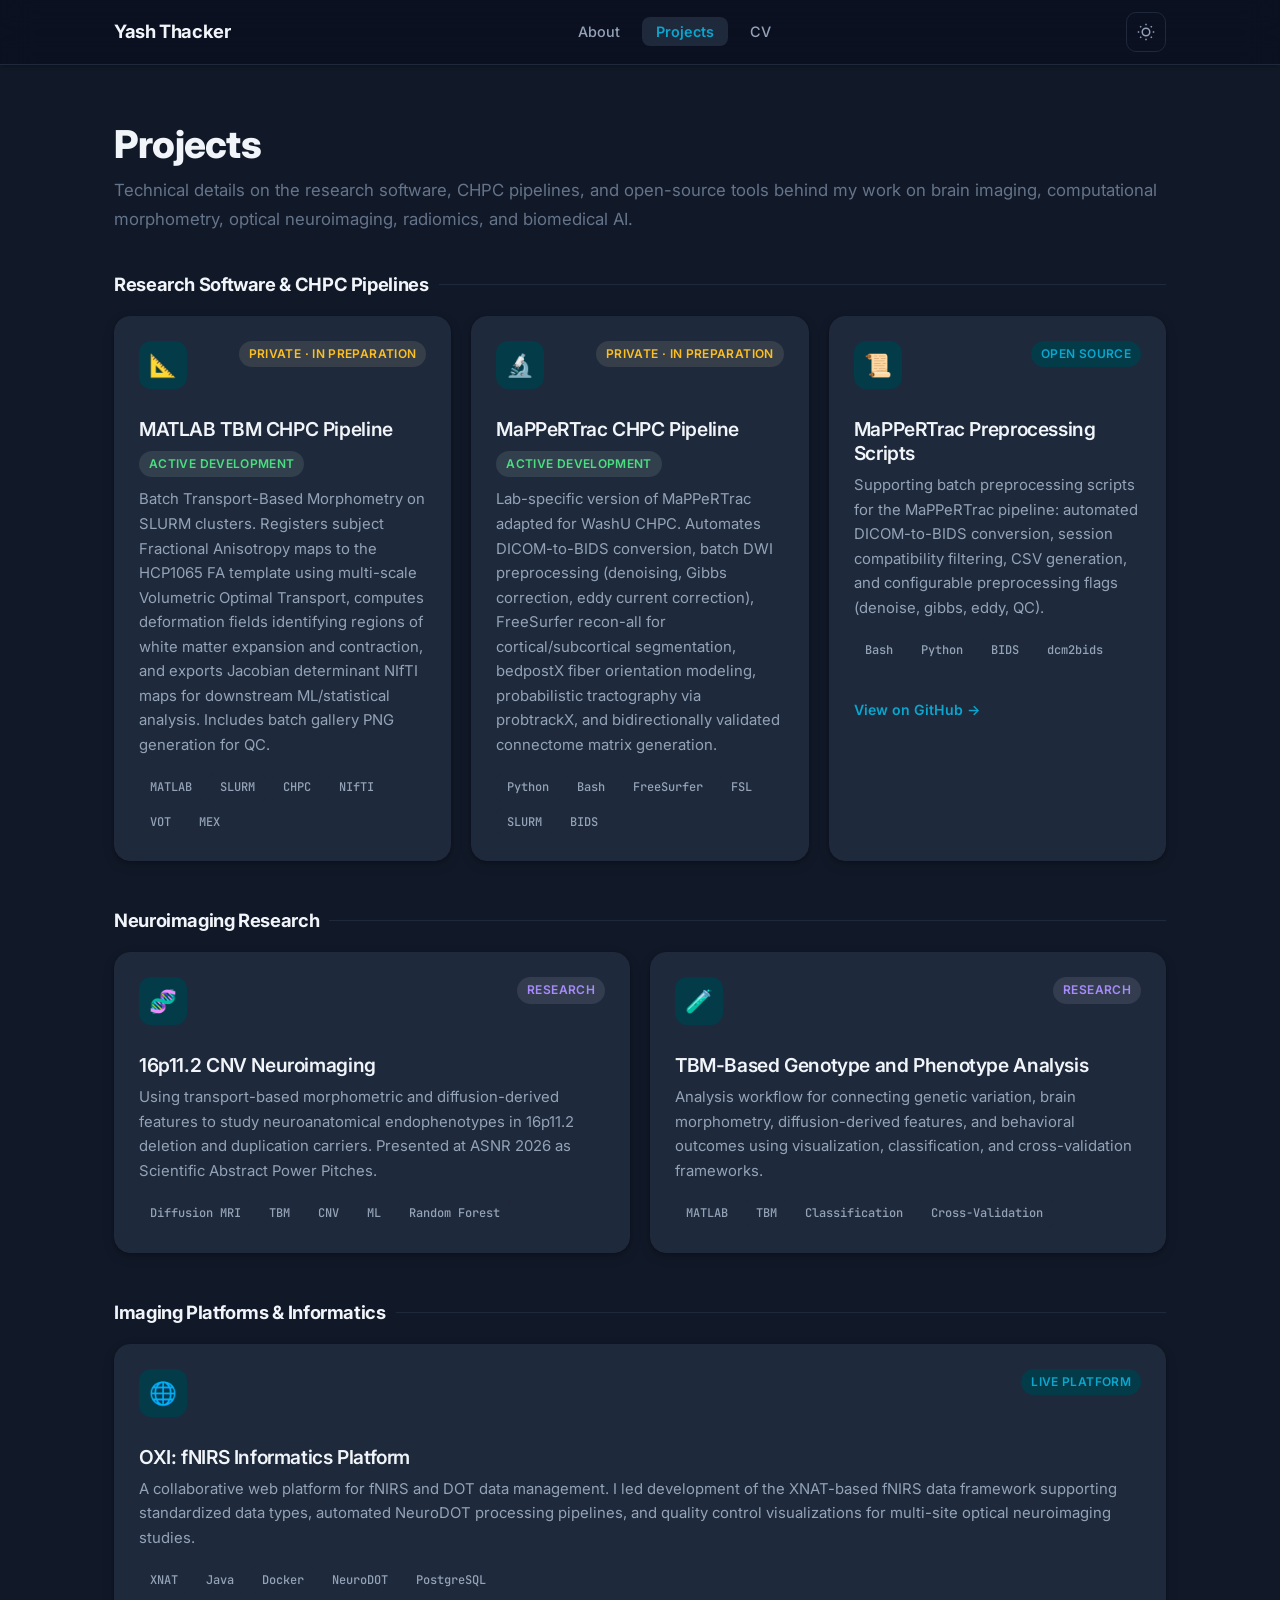
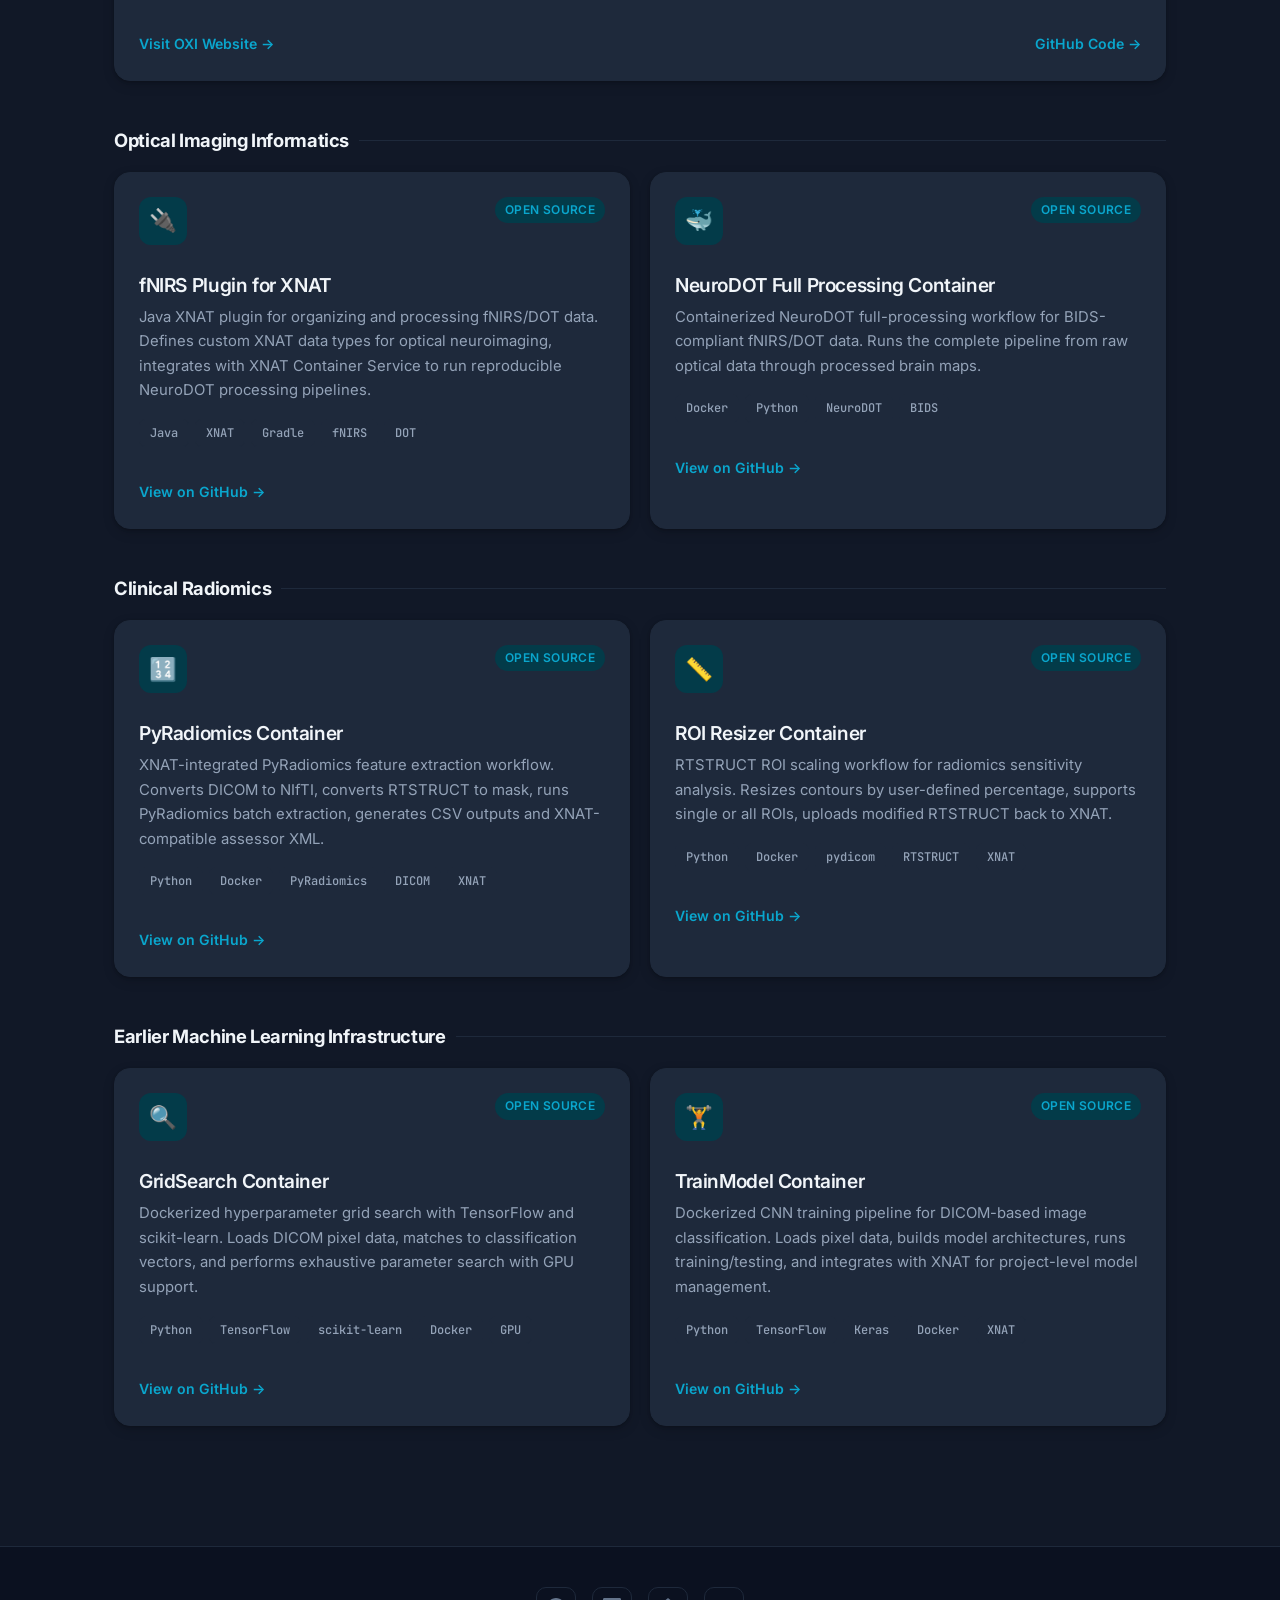
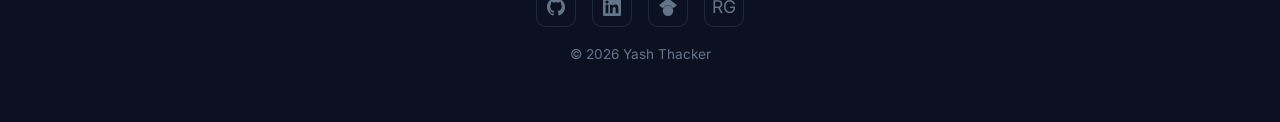
<file: projects.html>
<!DOCTYPE html>
<html lang="en">

<head>
    <meta charset="UTF-8">
    <meta name="viewport" content="width=device-width, initial-scale=1.0">
    <title>Projects — Yash Thacker</title>
    <meta name="description"
        content="Research software, CHPC pipelines, and open-source tools by Yash Thacker — transport-based morphometry, neuroimaging, radiomics, imaging informatics, and interpretable biomedical AI.">
    <link rel="stylesheet" href="style.css">
</head>

<body>
    <nav class="navbar">
        <div class="navbar__inner">
            <a href="index.html" class="navbar__brand">Yash Thacker</a>
            <button class="nav-toggle" id="navToggle"
                aria-label="Toggle navigation"><span></span><span></span><span></span></button>
            <ul class="navbar__links" id="navLinks">
                <li><a href="index.html">About</a></li>
                <li><a href="projects.html" class="active">Projects</a></li>
                <li><a href="cv.html">CV</a></li>
            </ul>
            <button class="theme-toggle" id="themeToggle" aria-label="Toggle theme"></button>
        </div>
    </nav>

    <section style="padding-top:120px;">
        <div class="container">
            <div class="section-header fade-in">
                <h1 style="font-size:clamp(1.8rem,4vw,2.4rem);">Projects</h1>
                <p class="section-subtitle">Technical details on the research software, CHPC pipelines, and open-source tools behind my work on brain imaging, computational morphometry, optical neuroimaging, radiomics, and biomedical AI.</p>
            </div>

            <!-- Research Software & HPC -->
            <div class="project-category fade-in">
                <h2 class="project-category__title">Research Software &amp; CHPC Pipelines</h2>
                <div class="grid-2">
                    <div class="card" id="matlab-tbm-hpc">
                        <div style="display:flex;justify-content:space-between;align-items:start;margin-bottom:12px;">
                            <div class="card__icon">📐</div>
                            <span class="badge badge--private">Private · In Preparation</span>
                        </div>
                        <h3 class="card__title">MATLAB TBM CHPC Pipeline</h3>
                        <p class="badge badge--active" style="margin-bottom:10px;">Active Development</p>
                        <p class="card__desc">Batch Transport-Based Morphometry on SLURM clusters. Registers subject Fractional Anisotropy maps to the HCP1065 FA template using multi-scale Volumetric Optimal Transport, computes deformation fields identifying regions of white matter expansion and contraction, and exports Jacobian determinant NIfTI maps for downstream ML/statistical analysis. Includes batch gallery PNG generation for QC.</p>
                        <div class="pill-row">
                            <span class="pill">MATLAB</span><span class="pill">SLURM</span><span
                                class="pill">CHPC</span><span class="pill">NIfTI</span><span
                                class="pill">VOT</span><span class="pill">MEX</span>
                        </div>
                    </div>
                    <div class="card" id="mappertrac-chpc">
                        <div style="display:flex;justify-content:space-between;align-items:start;margin-bottom:12px;">
                            <div class="card__icon">🔬</div>
                            <span class="badge badge--private">Private · In Preparation</span>
                        </div>
                        <h3 class="card__title">MaPPeRTrac CHPC Pipeline</h3>
                        <p class="badge badge--active" style="margin-bottom:10px;">Active Development</p>
                        <p class="card__desc">Lab-specific version of MaPPeRTrac adapted for WashU CHPC. Automates DICOM-to-BIDS conversion, batch DWI preprocessing (denoising, Gibbs correction, eddy current correction), FreeSurfer recon-all for cortical/subcortical segmentation, bedpostX fiber orientation modeling, probabilistic tractography via probtrackX, and bidirectionally validated connectome matrix generation.</p>
                        <div class="pill-row">
                            <span class="pill">Python</span><span class="pill">Bash</span><span
                                class="pill">FreeSurfer</span><span class="pill">FSL</span><span
                                class="pill">SLURM</span><span class="pill">BIDS</span>
                        </div>
                    </div>
                    <div class="card" id="mappertrac-scripts">
                        <div style="display:flex;justify-content:space-between;align-items:start;margin-bottom:12px;">
                            <div class="card__icon">📜</div>
                            <span class="badge badge--public">Open Source</span>
                        </div>
                        <h3 class="card__title">MaPPeRTrac Preprocessing Scripts</h3>
                        <p class="card__desc">Supporting batch preprocessing scripts for the MaPPeRTrac pipeline: automated DICOM-to-BIDS conversion, session compatibility filtering, CSV generation, and configurable preprocessing flags (denoise, gibbs, eddy, QC).</p>
                        <div class="pill-row">
                            <span class="pill">Bash</span><span class="pill">Python</span><span
                                class="pill">BIDS</span><span class="pill">dcm2bids</span>
                        </div>
                        <div class="card__footer">
                            <a href="https://github.com/ythackerCS/mappertracScripts" class="card__link" target="_blank"
                                rel="noopener">View on GitHub →</a>
                        </div>
                    </div>
                </div>
            </div>

            <!-- Neuroimaging Research -->
            <div class="project-category fade-in">
                <h2 class="project-category__title">Neuroimaging Research</h2>
                <div class="grid-2">
                    <div class="card" id="16p-cnv">
                        <div style="display:flex;justify-content:space-between;align-items:start;margin-bottom:12px;">
                            <div class="card__icon">🧬</div>
                            <span class="badge badge--research">Research</span>
                        </div>
                        <h3 class="card__title">16p11.2 CNV Neuroimaging</h3>
                        <p class="card__desc">Using transport-based morphometric and diffusion-derived features to study neuroanatomical endophenotypes in 16p11.2 deletion and duplication carriers. Presented at ASNR 2026 as Scientific Abstract Power Pitches.</p>
                        <div class="pill-row">
                            <span class="pill">Diffusion MRI</span><span class="pill">TBM</span><span
                                class="pill">CNV</span><span class="pill">ML</span><span class="pill">Random
                                Forest</span>
                        </div>
                    </div>
                    <div class="card" id="gene-brain">
                        <div style="display:flex;justify-content:space-between;align-items:start;margin-bottom:12px;">
                            <div class="card__icon">🧪</div>
                            <span class="badge badge--research">Research</span>
                        </div>
                        <h3 class="card__title">TBM-Based Genotype and Phenotype Analysis</h3>
                        <p class="card__desc">Analysis workflow for connecting genetic variation, brain morphometry, diffusion-derived features, and behavioral outcomes using visualization, classification, and cross-validation frameworks.</p>
                        <div class="pill-row">
                            <span class="pill">MATLAB</span><span class="pill">TBM</span><span
                                class="pill">Classification</span><span class="pill">Cross-Validation</span>
                        </div>
                    </div>
                </div>
            </div>

            <!-- Imaging Platforms & Informatics -->
            <div class="project-category fade-in">
                <h2 class="project-category__title">Imaging Platforms &amp; Informatics</h2>
                <div class="grid-2">
                    <div class="card" id="oxi-platform">
                        <div style="display:flex;justify-content:space-between;align-items:start;margin-bottom:12px;">
                            <div class="card__icon">🌐</div>
                            <span class="badge badge--public">Live Platform</span>
                        </div>
                        <h3 class="card__title">OXI: fNIRS Informatics Platform</h3>
                        <p class="card__desc">A collaborative web platform for fNIRS and DOT data management. I led development of the XNAT-based fNIRS data framework supporting standardized data types, automated NeuroDOT processing pipelines, and quality control visualizations for multi-site optical neuroimaging studies.</p>
                        <div class="pill-row">
                            <span class="pill">XNAT</span><span class="pill">Java</span><span
                                class="pill">Docker</span><span class="pill">NeuroDOT</span><span
                                class="pill">PostgreSQL</span>
                        </div>
                        <div class="card__footer" style="display: flex; gap: 15px; margin-top: 20px;">
                            <a href="https://oxi.wustl.edu/" class="card__link" target="_blank" rel="noopener">Visit OXI
                                Website →</a>
                            <a href="https://github.com/ythackerCS/fNIRSPluginXNAT" class="card__link" target="_blank"
                                rel="noopener">GitHub Code →</a>
                        </div>
                    </div>
                </div>
            </div>

            <!-- Optical Imaging -->
            <div class="project-category fade-in">
                <h2 class="project-category__title">Optical Imaging Informatics</h2>
                <div class="grid-2">
                    <div class="card" id="fnirs-plugin">
                        <div style="display:flex;justify-content:space-between;align-items:start;margin-bottom:12px;">
                            <div class="card__icon">🔌</div>
                            <span class="badge badge--public">Open Source</span>
                        </div>
                        <h3 class="card__title">fNIRS Plugin for XNAT</h3>
                        <p class="card__desc">Java XNAT plugin for organizing and processing fNIRS/DOT data. Defines custom XNAT data types for optical neuroimaging, integrates with XNAT Container Service to run reproducible NeuroDOT processing pipelines.</p>
                        <div class="pill-row">
                            <span class="pill">Java</span><span class="pill">XNAT</span><span
                                class="pill">Gradle</span><span class="pill">fNIRS</span><span class="pill">DOT</span>
                        </div>
                        <div class="card__footer">
                            <a href="https://github.com/ythackerCS/fNIRSPluginXNAT" class="card__link" target="_blank"
                                rel="noopener">View on GitHub →</a>
                        </div>
                    </div>
                    <div class="card" id="neurodot-full">
                        <div style="display:flex;justify-content:space-between;align-items:start;margin-bottom:12px;">
                            <div class="card__icon">🐳</div>
                            <span class="badge badge--public">Open Source</span>
                        </div>
                        <h3 class="card__title">NeuroDOT Full Processing Container</h3>
                        <p class="card__desc">Containerized NeuroDOT full-processing workflow for BIDS-compliant fNIRS/DOT data. Runs the complete pipeline from raw optical data through processed brain maps.</p>
                        <div class="pill-row">
                            <span class="pill">Docker</span><span class="pill">Python</span><span
                                class="pill">NeuroDOT</span><span class="pill">BIDS</span>
                        </div>
                        <div class="card__footer">
                            <a href="https://github.com/ythackerCS/FullProcessing_BIDS_NeuroDOT-Container"
                                class="card__link" target="_blank" rel="noopener">View on GitHub →</a>
                        </div>
                    </div>
                </div>
            </div>

            <!-- Clinical Radiomics -->
            <div class="project-category fade-in">
                <h2 class="project-category__title">Clinical Radiomics</h2>
                <div class="grid-2">
                    <div class="card" id="pyradiomics">
                        <div style="display:flex;justify-content:space-between;align-items:start;margin-bottom:12px;">
                            <div class="card__icon">🔢</div>
                            <span class="badge badge--public">Open Source</span>
                        </div>
                        <h3 class="card__title">PyRadiomics Container</h3>
                        <p class="card__desc">XNAT-integrated PyRadiomics feature extraction workflow. Converts DICOM to NIfTI, converts RTSTRUCT to mask, runs PyRadiomics batch extraction, generates CSV outputs and XNAT-compatible assessor XML.</p>
                        <div class="pill-row">
                            <span class="pill">Python</span><span class="pill">Docker</span><span
                                class="pill">PyRadiomics</span><span class="pill">DICOM</span><span
                                class="pill">XNAT</span>
                        </div>
                        <div class="card__footer">
                            <a href="https://github.com/ythackerCS/pyradiomics-Container" class="card__link"
                                target="_blank" rel="noopener">View on GitHub →</a>
                        </div>
                    </div>
                    <div class="card" id="roi-resizer">
                        <div style="display:flex;justify-content:space-between;align-items:start;margin-bottom:12px;">
                            <div class="card__icon">📏</div>
                            <span class="badge badge--public">Open Source</span>
                        </div>
                        <h3 class="card__title">ROI Resizer Container</h3>
                        <p class="card__desc">RTSTRUCT ROI scaling workflow for radiomics sensitivity analysis. Resizes contours by user-defined percentage, supports single or all ROIs, uploads modified RTSTRUCT back to XNAT.</p>
                        <div class="pill-row">
                            <span class="pill">Python</span><span class="pill">Docker</span><span
                                class="pill">pydicom</span><span class="pill">RTSTRUCT</span><span
                                class="pill">XNAT</span>
                        </div>
                        <div class="card__footer">
                            <a href="https://github.com/ythackerCS/ROIResizer-Container" class="card__link"
                                target="_blank" rel="noopener">View on GitHub →</a>
                        </div>
                    </div>
                </div>
            </div>

            <!-- ML & Deep Learning -->
            <div class="project-category fade-in">
                <h2 class="project-category__title">Earlier Machine Learning Infrastructure</h2>
                <div class="grid-2">
                    <div class="card" id="gridsearch">
                        <div style="display:flex;justify-content:space-between;align-items:start;margin-bottom:12px;">
                            <div class="card__icon">🔍</div>
                            <span class="badge badge--public">Open Source</span>
                        </div>
                        <h3 class="card__title">GridSearch Container</h3>
                        <p class="card__desc">Dockerized hyperparameter grid search with TensorFlow and scikit-learn. Loads DICOM pixel data, matches to classification vectors, and performs exhaustive parameter search with GPU support.</p>
                        <div class="pill-row">
                            <span class="pill">Python</span><span class="pill">TensorFlow</span><span
                                class="pill">scikit-learn</span><span class="pill">Docker</span><span
                                class="pill">GPU</span>
                        </div>
                        <div class="card__footer">
                            <a href="https://github.com/ythackerCS/GridSearch-Container" class="card__link"
                                target="_blank" rel="noopener">View on GitHub →</a>
                        </div>
                    </div>
                    <div class="card" id="trainmodel">
                        <div style="display:flex;justify-content:space-between;align-items:start;margin-bottom:12px;">
                            <div class="card__icon">🏋️</div>
                            <span class="badge badge--public">Open Source</span>
                        </div>
                        <h3 class="card__title">TrainModel Container</h3>
                        <p class="card__desc">Dockerized CNN training pipeline for DICOM-based image classification. Loads pixel data, builds model architectures, runs training/testing, and integrates with XNAT for project-level model management.</p>
                        <div class="pill-row">
                            <span class="pill">Python</span><span class="pill">TensorFlow</span><span
                                class="pill">Keras</span><span class="pill">Docker</span><span class="pill">XNAT</span>
                        </div>
                        <div class="card__footer">
                            <a href="https://github.com/ythackerCS/TrainModel-Container" class="card__link"
                                target="_blank" rel="noopener">View on GitHub →</a>
                        </div>
                    </div>
                </div>
            </div>

        </div>
    </section>

    <footer class="footer">
        <div class="container">
            <div class="footer__socials">
                <a href="https://github.com/ythackerCS" target="_blank" rel="noopener" aria-label="GitHub">
                    <svg width="18" height="18" fill="currentColor" viewBox="0 0 24 24">
                        <path
                            d="M12 0C5.37 0 0 5.37 0 12c0 5.31 3.435 9.795 8.205 11.385.6.105.825-.255.825-.57 0-.285-.015-1.23-.015-2.235-3.015.555-3.795-.735-4.035-1.41-.135-.345-.72-1.41-1.23-1.695-.42-.225-1.02-.78-.015-.795.945-.015 1.62.87 1.845 1.23 1.08 1.815 2.805 1.305 3.495.99.105-.78.42-1.305.765-1.605-2.67-.3-5.46-1.335-5.46-5.925 0-1.305.465-2.385 1.23-3.225-.12-.3-.54-1.53.12-3.18 0 0 1.005-.315 3.3 1.23.96-.27 1.98-.405 3-.405s2.04.135 3 .405c2.295-1.56 3.3-1.23 3.3-1.23.66 1.65.24 2.88.12 3.18.765.84 1.23 1.905 1.23 3.225 0 4.605-2.805 5.625-5.475 5.925.435.375.81 1.095.81 2.22 0 1.605-.015 2.895-.015 3.3 0 .315.225.69.825.57A12.02 12.02 0 0024 12c0-6.63-5.37-12-12-12z" />
                    </svg>
                </a>
                <a href="https://www.linkedin.com/in/ythacker" target="_blank" rel="noopener" aria-label="LinkedIn">
                    <svg width="18" height="18" fill="currentColor" viewBox="0 0 24 24">
                        <path
                            d="M20.447 20.452h-3.554v-5.569c0-1.328-.027-3.037-1.852-3.037-1.853 0-2.136 1.445-2.136 2.939v5.667H9.351V9h3.414v1.561h.046c.477-.9 1.637-1.85 3.37-1.85 3.601 0 4.267 2.37 4.267 5.455v6.286zM5.337 7.433a2.062 2.062 0 01-2.063-2.065 2.064 2.064 0 112.063 2.065zm1.782 13.019H3.555V9h3.564v11.452zM22.225 0H1.771C.792 0 0 .774 0 1.729v20.542C0 23.227.792 24 1.771 24h20.451C23.2 24 24 23.227 24 22.271V1.729C24 .774 23.2 0 22.222 0h.003z" />
                    </svg>
                </a>
                <a href="https://scholar.google.com/citations?user=93ExIxwAAAAJ&hl=en" target="_blank" rel="noopener"
                    aria-label="Google Scholar">
                    <svg width="18" height="18" fill="currentColor" viewBox="0 0 24 24">
                        <path
                            d="M5.242 13.769L0 9.5 12 0l12 9.5-5.242 4.269C17.548 11.249 14.978 9.5 12 9.5c-2.977 0-5.548 1.748-6.758 4.269zM12 10a7 7 0 100 14 7 7 0 000-14z" />
                    </svg>
                </a>
                <a href="https://www.researchgate.net/profile/Yash-Thacker" target="_blank" rel="noopener"
                    aria-label="ResearchGate">RG</a>
            </div>
            <p class="footer__text">© 2026 Yash Thacker</p>
        </div>
    </footer>

    <script>
        const themeToggle = document.getElementById('themeToggle');
        const html = document.documentElement;
        const moonIcon = `<svg width="18" height="18" fill="none" stroke="currentColor" stroke-width="2" viewBox="0 0 24 24"><path d="M21 12.79A9 9 0 1111.21 3 7 7 0 0021 12.79z"></path></svg>`;
        const sunIcon = `<svg width="18" height="18" fill="none" stroke="currentColor" stroke-width="2" viewBox="0 0 24 24"><circle cx="12" cy="12" r="5"></circle><line x1="12" y1="1" x2="12" y2="3"></line><line x1="12" y1="21" x2="12" y2="23"></line><line x1="4.22" y1="4.22" x2="5.64" y2="5.64"></line><line x1="18.36" y1="18.36" x2="19.78" y2="19.78"></line><line x1="1" y1="12" x2="3" y2="12"></line><line x1="21" y1="12" x2="23" y2="12"></line><line x1="4.22" y1="19.78" x2="5.64" y2="18.36"></line><line x1="18.36" y1="5.64" x2="19.78" y2="4.22"></line></svg>`;
        let savedTheme = localStorage.getItem('theme');
        if (!savedTheme) { savedTheme = 'dark'; localStorage.setItem('theme', 'dark'); }
        if (savedTheme === 'dark') { html.setAttribute('data-theme', 'dark'); themeToggle.innerHTML = sunIcon; }
        else { themeToggle.innerHTML = moonIcon; }
        themeToggle.addEventListener('click', () => {
            const isDark = html.getAttribute('data-theme') === 'dark';
            if (isDark) { html.removeAttribute('data-theme'); localStorage.setItem('theme', 'light'); themeToggle.innerHTML = moonIcon; }
            else { html.setAttribute('data-theme', 'dark'); localStorage.setItem('theme', 'dark'); themeToggle.innerHTML = sunIcon; }
        });
        document.getElementById('navToggle').addEventListener('click', () => { document.getElementById('navLinks').classList.toggle('open'); });
        const observer = new IntersectionObserver(entries => { entries.forEach(e => { if (e.isIntersecting) e.target.classList.add('visible'); }); }, { threshold: 0.1 });
        document.querySelectorAll('.fade-in').forEach(el => observer.observe(el));
    </script>
</body>

</html>
</file>
<file: style.css>
/* ======================================================
   Yash Thacker — Academic Portfolio Design System
   ====================================================== */

/* ---------- Google Fonts ---------- */
@import url('https://fonts.googleapis.com/css2?family=Inter:wght@300;400;500;600;700;800;900&family=JetBrains+Mono:wght@400;500;600&display=swap');

/* ---------- CSS Custom Properties ---------- */
:root {
  /* Brand Accent */
  --accent-h: 192;
  --accent-s: 91%;
  --accent-l: 42%;
  --accent: hsl(var(--accent-h), var(--accent-s), var(--accent-l));
  --accent-soft: hsl(var(--accent-h), var(--accent-s), 92%);
  --accent-glow: hsla(var(--accent-h), var(--accent-s), var(--accent-l), 0.35);
  /* Magenta secondary accent */
  --magenta: #c026d3;
  --magenta-soft: #fae8ff;

  /* Light mode (default) */
  --bg-primary: #ffffff;
  --bg-secondary: #f8fafc;
  --bg-card: #ffffff;
  --bg-card-hover: #f1f5f9;
  --bg-nav: rgba(255, 255, 255, 0.85);
  --text-primary: #0f172a;
  --text-secondary: #475569;
  --text-muted: #94a3b8;
  --border: #e2e8f0;
  --border-hover: #cbd5e1;
  --shadow-card: 0 1px 3px rgba(0, 0, 0, 0.04), 0 4px 12px rgba(0, 0, 0, 0.04);
  --shadow-card-hover: 0 4px 16px rgba(0, 0, 0, 0.08), 0 8px 32px rgba(0, 0, 0, 0.06);
  --shadow-nav: 0 1px 4px rgba(0, 0, 0, 0.06);
  --glass-bg: rgba(255, 255, 255, 0.7);
  --glass-border: rgba(255, 255, 255, 0.5);
  --pill-bg: #f1f5f9;
  --pill-text: #475569;
  --code-bg: #f1f5f9;
  --badge-private-bg: #fef3c7;
  --badge-private-text: #92400e;
  --badge-active-bg: #dcfce7;
  --badge-active-text: #166534;
  --badge-research-bg: #ede9fe;
  --badge-research-text: #5b21b6;
  --hero-gradient: linear-gradient(135deg, #f0f9ff 0%, #faf5ff 50%, #fff1f2 100%);
  --section-alt-bg: #f8fafc;

  /* Front page figure background */
  --figure-bg: #ffffff;
}

[data-theme="dark"] {
  --bg-primary: #0b1120;
  --bg-secondary: #111827;
  --bg-card: #1e293b;
  --bg-card-hover: #263348;
  --bg-nav: rgba(11, 17, 32, 0.88);
  --text-primary: #f1f5f9;
  --text-secondary: #94a3b8;
  --text-muted: #64748b;
  --border: #1e293b;
  --border-hover: #334155;
  --shadow-card: 0 1px 3px rgba(0, 0, 0, 0.2), 0 4px 12px rgba(0, 0, 0, 0.15);
  --shadow-card-hover: 0 4px 16px rgba(0, 0, 0, 0.3), 0 8px 32px rgba(0, 0, 0, 0.2);
  --shadow-nav: 0 1px 4px rgba(0, 0, 0, 0.3);
  --glass-bg: rgba(30, 41, 59, 0.7);
  --glass-border: rgba(51, 65, 85, 0.5);
  --pill-bg: #1e293b;
  --pill-text: #94a3b8;
  --code-bg: #1e293b;
  --badge-private-bg: rgba(254, 243, 199, 0.1);
  --badge-private-text: #fbbf24;
  --badge-active-bg: rgba(220, 252, 231, 0.1);
  --badge-active-text: #4ade80;
  --badge-research-bg: rgba(237, 233, 254, 0.1);
  --badge-research-text: #a78bfa;
  --hero-gradient: linear-gradient(135deg, #0b1120 0%, #1a1033 50%, #1a0b20 100%);
  --section-alt-bg: #111827;
  --accent-soft: hsl(var(--accent-h), var(--accent-s), 15%);
  --magenta-soft: rgba(192, 38, 211, 0.1);

  /* Front page figure background */
  --figure-bg: #1e293b;
}

/* ---------- Reset & Base ---------- */
*,
*::before,
*::after {
  box-sizing: border-box;
  margin: 0;
  padding: 0;
}

html {
  scroll-behavior: smooth;
  scroll-padding-top: 80px;
}

body {
  font-family: 'Inter', -apple-system, BlinkMacSystemFont, 'Segoe UI', Roboto, sans-serif;
  color: var(--text-primary);
  background: var(--bg-primary);
  line-height: 1.7;
  font-size: 16px;
  -webkit-font-smoothing: antialiased;
  -moz-osx-font-smoothing: grayscale;
  transition: background 0.4s ease, color 0.4s ease;
}

/* ---------- Typography ---------- */
h1,
h2,
h3,
h4,
h5,
h6 {
  font-weight: 700;
  line-height: 1.25;
  letter-spacing: -0.02em;
  color: var(--text-primary);
}

h1 {
  font-size: clamp(2.2rem, 5vw, 3.2rem);
  font-weight: 800;
}

h2 {
  font-size: clamp(1.6rem, 3vw, 2rem);
  margin-bottom: 1rem;
}

h3 {
  font-size: 1.2rem;
  font-weight: 600;
}

p {
  color: var(--text-secondary);
  margin-bottom: 1rem;
}

a {
  color: var(--accent);
  text-decoration: none;
  transition: color 0.2s ease, opacity 0.2s ease;
}

a:hover {
  opacity: 0.85;
}

.mono {
  font-family: 'JetBrains Mono', monospace;
  font-size: 0.9em;
}

/* ---------- Layout ---------- */
.container {
  max-width: 1100px;
  margin: 0 auto;
  padding: 0 24px;
}

.container--wide {
  max-width: 1200px;
}

section {
  padding: 72px 0;
}

section:nth-child(even) {
  background: var(--section-alt-bg);
}

.section-header {
  margin-bottom: 40px;
}

.section-header h2 {
  display: inline-flex;
  align-items: center;
  gap: 12px;
}

.section-header h2::before {
  content: '';
  width: 4px;
  height: 28px;
  background: var(--accent);
  border-radius: 2px;
  flex-shrink: 0;
}

.section-subtitle {
  color: var(--text-muted);
  font-size: 1.05rem;
  margin-top: 8px;
}

/* ---------- Navigation ---------- */
.navbar {
  position: fixed;
  top: 0;
  left: 0;
  right: 0;
  z-index: 1000;
  background: var(--bg-nav);
  backdrop-filter: blur(16px);
  -webkit-backdrop-filter: blur(16px);
  border-bottom: 1px solid var(--border);
  box-shadow: var(--shadow-nav);
  transition: background 0.4s ease, border-color 0.4s ease;
}

.navbar__inner {
  max-width: 1100px;
  margin: 0 auto;
  padding: 0 24px;
  display: flex;
  align-items: center;
  justify-content: space-between;
  height: 64px;
}

.navbar__brand {
  font-weight: 700;
  font-size: 1.15rem;
  color: var(--text-primary);
  text-decoration: none;
  letter-spacing: -0.02em;
}

.navbar__brand:hover {
  opacity: 1;
  color: var(--accent);
}

.navbar__links {
  display: flex;
  align-items: center;
  gap: 8px;
  list-style: none;
}

.navbar__links a {
  color: var(--text-secondary);
  font-size: 0.9rem;
  font-weight: 500;
  padding: 6px 14px;
  border-radius: 8px;
  transition: all 0.2s ease;
  text-decoration: none;
}

.navbar__links a:hover,
.navbar__links a.active {
  color: var(--text-primary);
  background: var(--pill-bg);
}

.navbar__links a.active {
  color: var(--accent);
  font-weight: 600;
}

/* Theme toggle button */
.theme-toggle {
  background: none;
  border: 1px solid var(--border);
  border-radius: 10px;
  width: 40px;
  height: 40px;
  cursor: pointer;
  display: flex;
  align-items: center;
  justify-content: center;
  font-size: 1.15rem;
  color: var(--text-secondary);
  transition: all 0.25s ease;
  margin-left: 8px;
}

.theme-toggle:hover {
  border-color: var(--accent);
  color: var(--accent);
  background: var(--accent-soft);
}

/* Mobile nav toggle */
.nav-toggle {
  display: none;
  background: none;
  border: none;
  cursor: pointer;
  padding: 8px;
  color: var(--text-primary);
}

.nav-toggle span {
  display: block;
  width: 22px;
  height: 2px;
  background: var(--text-primary);
  margin: 5px 0;
  border-radius: 2px;
  transition: all 0.3s ease;
}

@media (max-width: 768px) {
  .nav-toggle {
    display: block;
  }

  .navbar__links {
    position: fixed;
    top: 64px;
    left: 0;
    right: 0;
    background: var(--bg-nav);
    backdrop-filter: blur(16px);
    -webkit-backdrop-filter: blur(16px);
    flex-direction: column;
    padding: 16px 24px;
    border-bottom: 1px solid var(--border);
    transform: translateY(-120%);
    opacity: 0;
    transition: transform 0.3s ease, opacity 0.3s ease;
    pointer-events: none;
  }

  .navbar__links.open {
    transform: translateY(0);
    opacity: 1;
    pointer-events: all;
  }

  .navbar__links a {
    padding: 12px 16px;
    width: 100%;
  }
}

/* ---------- Hero Section ---------- */
.hero {
  min-height: calc(100vh - 64px);
  display: flex;
  align-items: center;
  padding-top: 64px;
  background: var(--hero-gradient);
  position: relative;
  overflow: hidden;
}

.hero::before {
  content: '';
  position: absolute;
  top: -50%;
  right: -20%;
  width: 600px;
  height: 600px;
  background: radial-gradient(circle, var(--accent-glow) 0%, transparent 70%);
  border-radius: 50%;
  pointer-events: none;
  animation: heroGlow 8s ease-in-out infinite alternate;
}

@keyframes heroGlow {
  0% {
    transform: translate(0, 0) scale(1);
    opacity: 0.4;
  }

  100% {
    transform: translate(-40px, 30px) scale(1.15);
    opacity: 0.6;
  }
}

.hero__grid {
  display: grid;
  grid-template-columns: auto 1fr;
  gap: 48px;
  align-items: center;
  position: relative;
  z-index: 1;
}

@media (max-width: 768px) {
  .hero {
    padding-top: 80px;
    padding-bottom: 30px;
  }

  .hero__grid {
    grid-template-columns: 1fr;
    text-align: center;
    gap: 32px;
  }

  .hero__grid .hero__photo {
    order: -1;
    margin: 0 auto;
  }
}

.hero__photo {
  width: 300px;
  height: 300px;
  border-radius: 50%;
  object-fit: cover;
  border: 4px solid var(--bg-card);
  box-shadow: 0 8px 32px rgba(0, 0, 0, 0.1), 0 0 0 1px var(--border);
  transition: box-shadow 0.4s ease, transform 0.4s ease;
}

.hero__photo:hover {
  box-shadow: 0 8px 32px var(--accent-glow), 0 0 0 2px var(--accent);
  transform: scale(1.03);
}

.hero__subtitle {
  color: var(--accent);
  font-weight: 600;
  font-size: 1.3rem;
  letter-spacing: 0.04em;
  text-transform: uppercase;
  margin-bottom: 8px;
}

.hero__title {
  margin-bottom: 16px;
}

.hero__desc {
  font-size: 1.1rem;
  color: var(--text-secondary);
  max-width: 560px;
  margin-bottom: 28px;
  line-height: 1.8;
}

@media (max-width: 768px) {
  .hero__desc {
    margin: 0 auto 28px;
  }
}

.hero__links {
  display: flex;
  flex-wrap: wrap;
  gap: 10px;
}

@media (max-width: 768px) {
  .hero__links {
    justify-content: center;
  }
}

.hero__links a,
.hero__links button {
  display: inline-flex;
  align-items: center;
  gap: 8px;
  padding: 10px 20px;
  border-radius: 12px;
  font-size: 0.9rem;
  font-weight: 500;
  border: 1px solid var(--border);
  background: var(--bg-card);
  color: var(--text-primary);
  cursor: pointer;
  font-family: inherit;
  transition: all 0.25s ease;
  text-decoration: none;
}

.hero__links a:hover,
.hero__links button:hover {
  border-color: var(--accent);
  color: var(--accent);
  box-shadow: 0 2px 12px var(--accent-glow);
  transform: translateY(-1px);
  opacity: 1;
}

.hero__links .btn--accent {
  background: var(--accent);
  color: #fff;
  border-color: var(--accent);
}

.hero__links .btn--accent:hover {
  background: hsl(var(--accent-h), var(--accent-s), 36%);
  color: #fff;
  box-shadow: 0 4px 20px var(--accent-glow);
}

/* ---------- Cards ---------- */
.card {
  background: var(--bg-card);
  border: 1px solid var(--border);
  border-radius: 16px;
  padding: 24px;
  box-shadow: var(--shadow-card);
  transition: all 0.3s ease;
  position: relative;
  overflow: hidden;
}

.card:hover {
  border-color: var(--border-hover);
  box-shadow: var(--shadow-card-hover);
  transform: translateY(-3px);
}

.card::after {
  content: '';
  position: absolute;
  top: 0;
  left: 0;
  right: 0;
  height: 3px;
  background: linear-gradient(90deg, var(--accent), var(--magenta));
  opacity: 0;
  transition: opacity 0.3s ease;
}

.card:hover::after {
  opacity: 1;
}

.card__icon {
  width: 48px;
  height: 48px;
  border-radius: 12px;
  background: var(--accent-soft);
  display: flex;
  align-items: center;
  justify-content: center;
  font-size: 1.4rem;
  margin-bottom: 16px;
  color: var(--accent);
}

.card__title {
  margin-bottom: 8px;
}

.card__desc {
  font-size: 0.93rem;
  color: var(--text-secondary);
  line-height: 1.65;
}

.card__footer {
  display: flex;
  align-items: center;
  justify-content: space-between;
  margin-top: 16px;
  padding-top: 16px;
  border-top: 1px solid var(--border);
}

.card__link {
  font-size: 0.88rem;
  font-weight: 600;
  display: inline-flex;
  align-items: center;
  gap: 6px;
}

.card__link:hover {
  gap: 10px;
}

/* ---------- Grid Layouts ---------- */
.grid-2 {
  display: grid;
  grid-template-columns: repeat(auto-fit, minmax(320px, 1fr));
  gap: 20px;
}

.grid-3 {
  display: grid;
  grid-template-columns: repeat(auto-fit, minmax(280px, 1fr));
  gap: 20px;
}

@media (max-width: 640px) {

  .grid-2,
  .grid-3 {
    grid-template-columns: 1fr;
  }
}

/* ---------- Pills / Tags ---------- */
.pill-row {
  display: flex;
  flex-wrap: wrap;
  gap: 6px;
  margin-top: 12px;
}

.pill {
  font-family: 'JetBrains Mono', monospace;
  font-size: 0.75rem;
  font-weight: 500;
  color: var(--pill-text);
  background: var(--pill-bg);
  border: 1px solid var(--border);
  border-radius: 6px;
  padding: 3px 10px;
  white-space: nowrap;
}

/* ---------- Badges ---------- */
.badge {
  display: inline-flex;
  align-items: center;
  gap: 5px;
  font-size: 0.75rem;
  font-weight: 600;
  padding: 3px 10px;
  border-radius: 999px;
  text-transform: uppercase;
  letter-spacing: 0.03em;
}

.badge--private {
  background: var(--badge-private-bg);
  color: var(--badge-private-text);
}

.badge--active {
  background: var(--badge-active-bg);
  color: var(--badge-active-text);
}

.badge--research {
  background: var(--badge-research-bg);
  color: var(--badge-research-text);
}

.badge--public {
  background: var(--accent-soft);
  color: var(--accent);
}

/* ---------- Publication List ---------- */
.pub-item {
  padding: 20px 0;
  border-bottom: 1px solid var(--border);
  display: grid;
  grid-template-columns: auto 1fr;
  gap: 16px;
  align-items: start;
}

.pub-item:last-child {
  border-bottom: none;
}

.pub-venue {
  font-family: 'JetBrains Mono', monospace;
  font-size: 0.75rem;
  font-weight: 600;
  color: #fff;
  background: var(--accent);
  padding: 4px 10px;
  border-radius: 6px;
  white-space: nowrap;
  height: fit-content;
  margin-top: 2px;
}

.pub-venue--magenta {
  background: var(--magenta);
}

.pub-title {
  font-weight: 600;
  color: var(--text-primary);
  margin-bottom: 4px;
  font-size: 0.98rem;
}

.pub-authors {
  font-size: 0.88rem;
  color: var(--text-secondary);
}

.pub-authors strong {
  color: var(--accent);
  font-weight: 600;
}

.pub-detail {
  font-size: 0.85rem;
  color: var(--text-muted);
  font-style: italic;
  margin-top: 2px;
}

/* ---------- Publication Links ---------- */

.pub-title a {
  color: inherit;
  text-decoration: underline;
  transition: color 0.2s ease;
}

.pub-title a:hover {
  color: var(--accent);
}

@media (max-width: 640px) {
  .pub-item {
    grid-template-columns: 1fr;
  }
}

/* ---------- CV Page Layout ---------- */
.cv-layout {
  display: grid;
  grid-template-columns: 220px 1fr;
  gap: 48px;
  align-items: start;
}

@media (max-width: 900px) {
  .cv-layout {
    grid-template-columns: 1fr;
    gap: 24px;
  }
}

.cv-sidebar {
  position: sticky;
  top: 88px;
}

@media (max-width: 900px) {
  .cv-sidebar {
    position: static;
    display: flex;
    flex-wrap: wrap;
    gap: 6px;
  }
}

.cv-sidebar__link {
  display: block;
  padding: 8px 16px;
  font-size: 0.9rem;
  font-weight: 500;
  color: var(--text-muted);
  border-left: 3px solid transparent;
  transition: all 0.2s ease;
  text-decoration: none;
}

.cv-sidebar__link:hover {
  color: var(--text-primary);
  opacity: 1;
}

.cv-sidebar__link.active {
  color: var(--magenta);
  border-left-color: var(--magenta);
  font-weight: 600;
}

@media (max-width: 900px) {
  .cv-sidebar__link {
    border-left: none;
    border-bottom: 2px solid transparent;
    padding: 6px 12px;
    font-size: 0.82rem;
  }

  .cv-sidebar__link.active {
    border-bottom-color: var(--magenta);
    border-left-color: transparent;
  }
}

.cv-section {
  margin-bottom: 48px;
}

.cv-section__title {
  font-size: 1.35rem;
  margin-bottom: 20px;
  padding-bottom: 12px;
  border-bottom: 2px solid var(--border);
}

.cv-entry {
  display: grid;
  grid-template-columns: 120px 1fr;
  gap: 16px;
  margin-bottom: 24px;
  align-items: start;
}

@media (max-width: 640px) {
  .cv-entry {
    grid-template-columns: 1fr;
    gap: 4px;
  }
}

.cv-date {
  font-family: 'JetBrains Mono', monospace;
  font-size: 0.8rem;
  font-weight: 600;
  color: #fff;
  background: var(--magenta);
  padding: 4px 10px;
  border-radius: 6px;
  text-align: center;
  white-space: nowrap;
  width: fit-content;
  margin-top: 2px;
}

.cv-role {
  font-weight: 600;
  color: var(--magenta);
  font-size: 1rem;
}

.cv-org {
  font-weight: 600;
  color: var(--text-primary);
  font-size: 0.95rem;
}

.cv-detail {
  font-size: 0.9rem;
  color: var(--text-secondary);
  margin-top: 4px;
}

.cv-detail ul {
  list-style: disc;
  padding-left: 20px;
  margin-top: 6px;
}

.cv-detail li {
  margin-bottom: 4px;
}

.cv-download {
  display: inline-flex;
  align-items: center;
  gap: 10px;
  padding: 12px 28px;
  background: var(--magenta);
  color: #fff;
  border-radius: 12px;
  font-weight: 600;
  font-size: 0.95rem;
  text-decoration: none;
  transition: all 0.25s ease;
  box-shadow: 0 2px 12px rgba(192, 38, 211, 0.25);
}

.cv-download:hover {
  background: #a21caf;
  color: #fff;
  transform: translateY(-2px);
  box-shadow: 0 4px 20px rgba(192, 38, 211, 0.35);
  opacity: 1;
}

/* ---------- Skills Grid ---------- */
.skills-grid {
  display: grid;
  grid-template-columns: repeat(auto-fit, minmax(200px, 1fr));
  gap: 20px;
}

.skill-category__title {
  font-size: 0.9rem;
  font-weight: 700;
  color: var(--magenta);
  text-transform: uppercase;
  letter-spacing: 0.04em;
  margin-bottom: 10px;
}

.skill-category .pill-row {
  margin-top: 0;
}

/* ---------- Projects Page ---------- */
.project-category {
  margin-bottom: 48px;
}

.project-category__title {
  font-size: 1.15rem;
  font-weight: 700;
  color: var(--text-primary);
  margin-bottom: 20px;
  display: flex;
  align-items: center;
  gap: 10px;
}

.project-category__title::after {
  content: '';
  flex: 1;
  height: 1px;
  background: var(--border);
}

/* ---------- Research Figures ---------- */

.research-figure {
  max-width: 800px;
  margin: 0 auto;
}

#current-focus-figure {
  display: block;
  width: 100%;
  padding: 24px;

  background: var(--figure-bg);

  border: 1px solid var(--border);
  border-radius: 16px;
  box-shadow: var(--shadow-card);
}

.theme-image {
  display: block;
  width: 100%;
  height: auto;
}

.theme-image-dark {
  display: none;
}

[data-theme="dark"] .theme-image-light {
  display: none;
}

[data-theme="dark"] .theme-image-dark {
  display: block;
}

.research-figure figcaption {
  margin-top: 12px;
  text-align: center;
  color: var(--text-secondary);
  font-size: 0.9rem;
  line-height: 1.5;
}

/* ---------- Footer ---------- */
.footer {
  padding: 40px 0;
  border-top: 1px solid var(--border);
  text-align: center;
}

.footer__socials {
  display: flex;
  justify-content: center;
  gap: 16px;
  margin-bottom: 16px;
}

.footer__socials a {
  width: 40px;
  height: 40px;
  display: flex;
  align-items: center;
  justify-content: center;
  border-radius: 10px;
  border: 1px solid var(--border);
  color: var(--text-muted);
  font-size: 1.1rem;
  transition: all 0.25s ease;
}

.footer__socials a:hover {
  border-color: var(--accent);
  color: var(--accent);
  background: var(--accent-soft);
  transform: translateY(-2px);
}

.footer__text {
  font-size: 0.85rem;
  color: var(--text-muted);
}

/* ---------- Animations ---------- */
.fade-in {
  opacity: 0;
  transform: translateY(20px);
  transition: opacity 0.6s ease, transform 0.6s ease;
}

.fade-in.visible {
  opacity: 1;
  transform: translateY(0);
}

.fade-in-delay-1 {
  transition-delay: 0.1s;
}

.fade-in-delay-2 {
  transition-delay: 0.2s;
}

.fade-in-delay-3 {
  transition-delay: 0.3s;
}

.fade-in-delay-4 {
  transition-delay: 0.4s;
}

/* ---------- Scroll bar styling ---------- */
::-webkit-scrollbar {
  width: 8px;
}

::-webkit-scrollbar-track {
  background: var(--bg-secondary);
}

::-webkit-scrollbar-thumb {
  background: var(--text-muted);
  border-radius: 4px;
}

::-webkit-scrollbar-thumb:hover {
  background: var(--text-secondary);
}

/* ---------- Misc Utilities ---------- */
.text-center {
  text-align: center;
}

.text-accent {
  color: var(--accent);
}

.text-muted {
  color: var(--text-muted);
}

.mt-1 {
  margin-top: 8px;
}

.mt-2 {
  margin-top: 16px;
}

.mt-3 {
  margin-top: 24px;
}

.mb-2 {
  margin-bottom: 16px;
}

.mb-3 {
  margin-bottom: 24px;
}

.visually-hidden {
  position: absolute;
  width: 1px;
  height: 1px;
  padding: 0;
  margin: -1px;
  overflow: hidden;
  clip: rect(0, 0, 0, 0);
  border: 0;
}

@media (prefers-reduced-motion: reduce) {
  html {
    scroll-behavior: auto;
  }

  *,
  *::before,
  *::after {
    animation: none !important;
    transition: none !important;
  }
}
</file>
